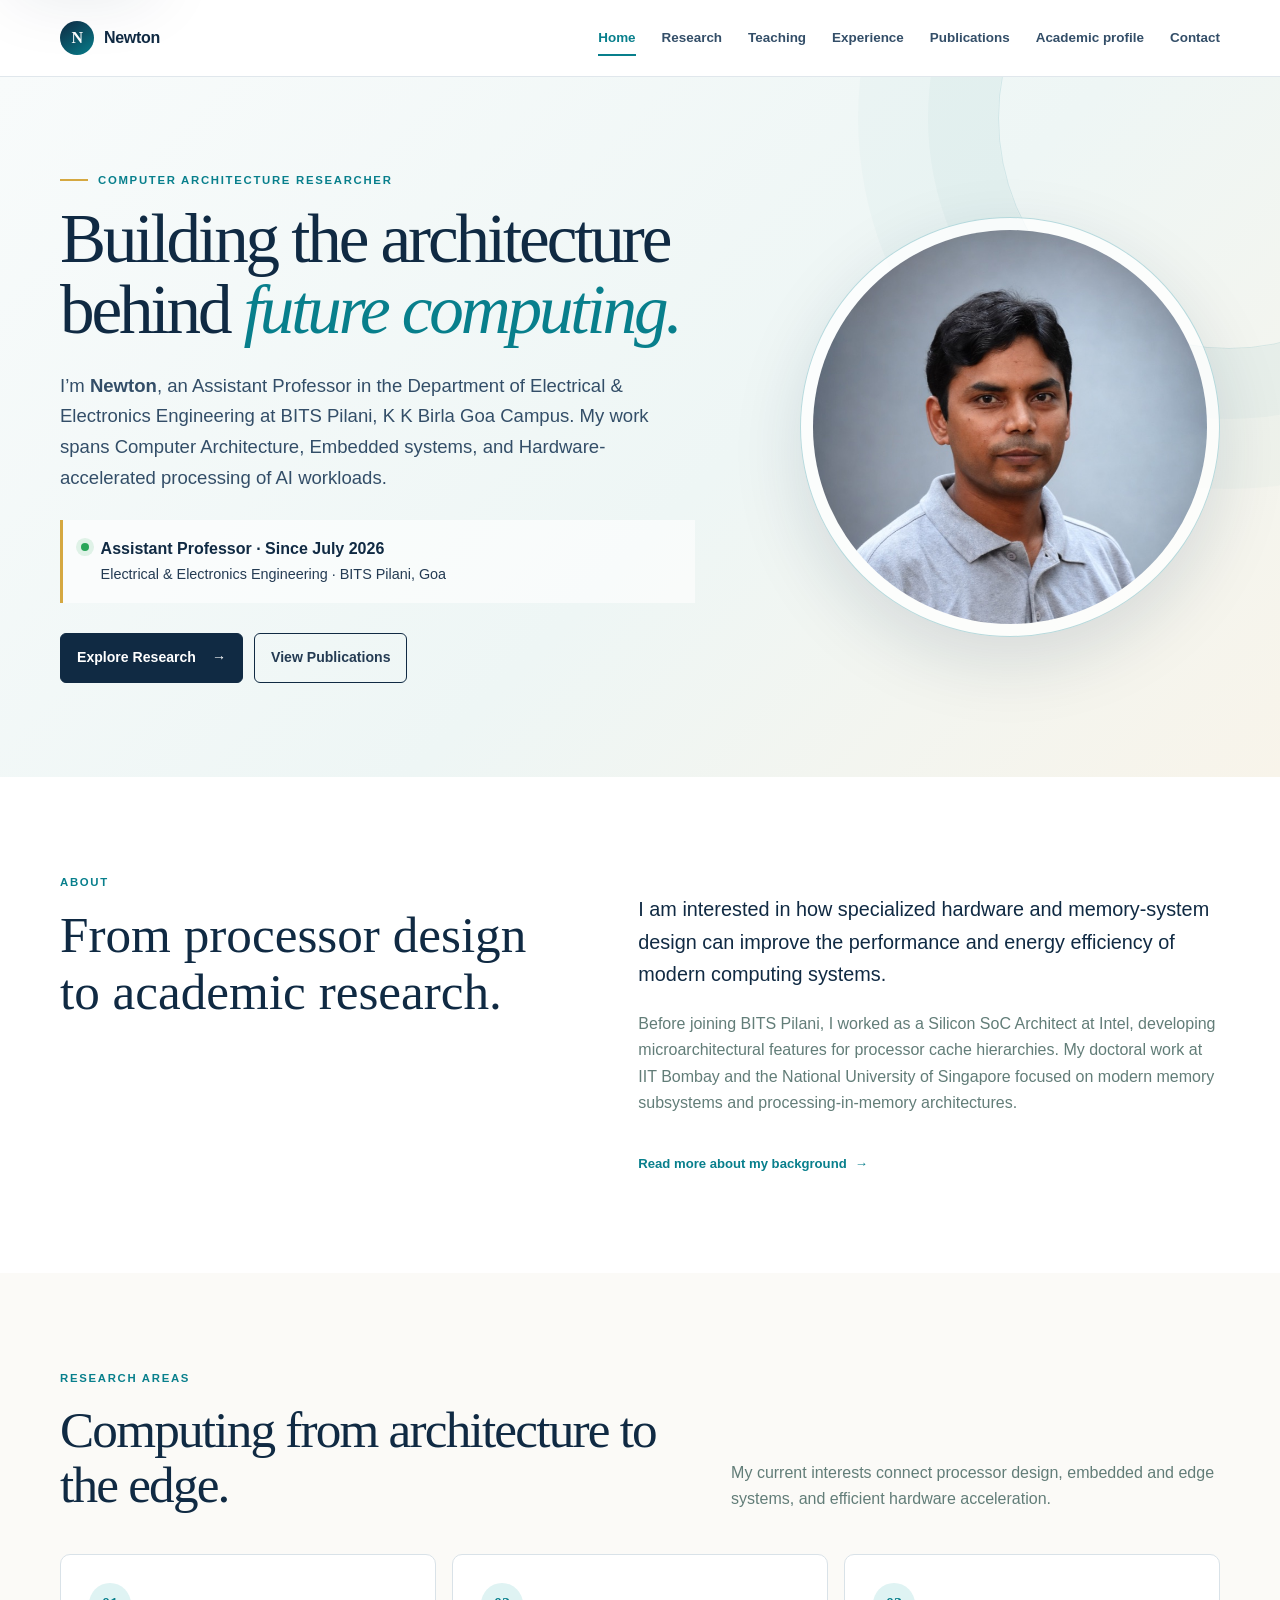
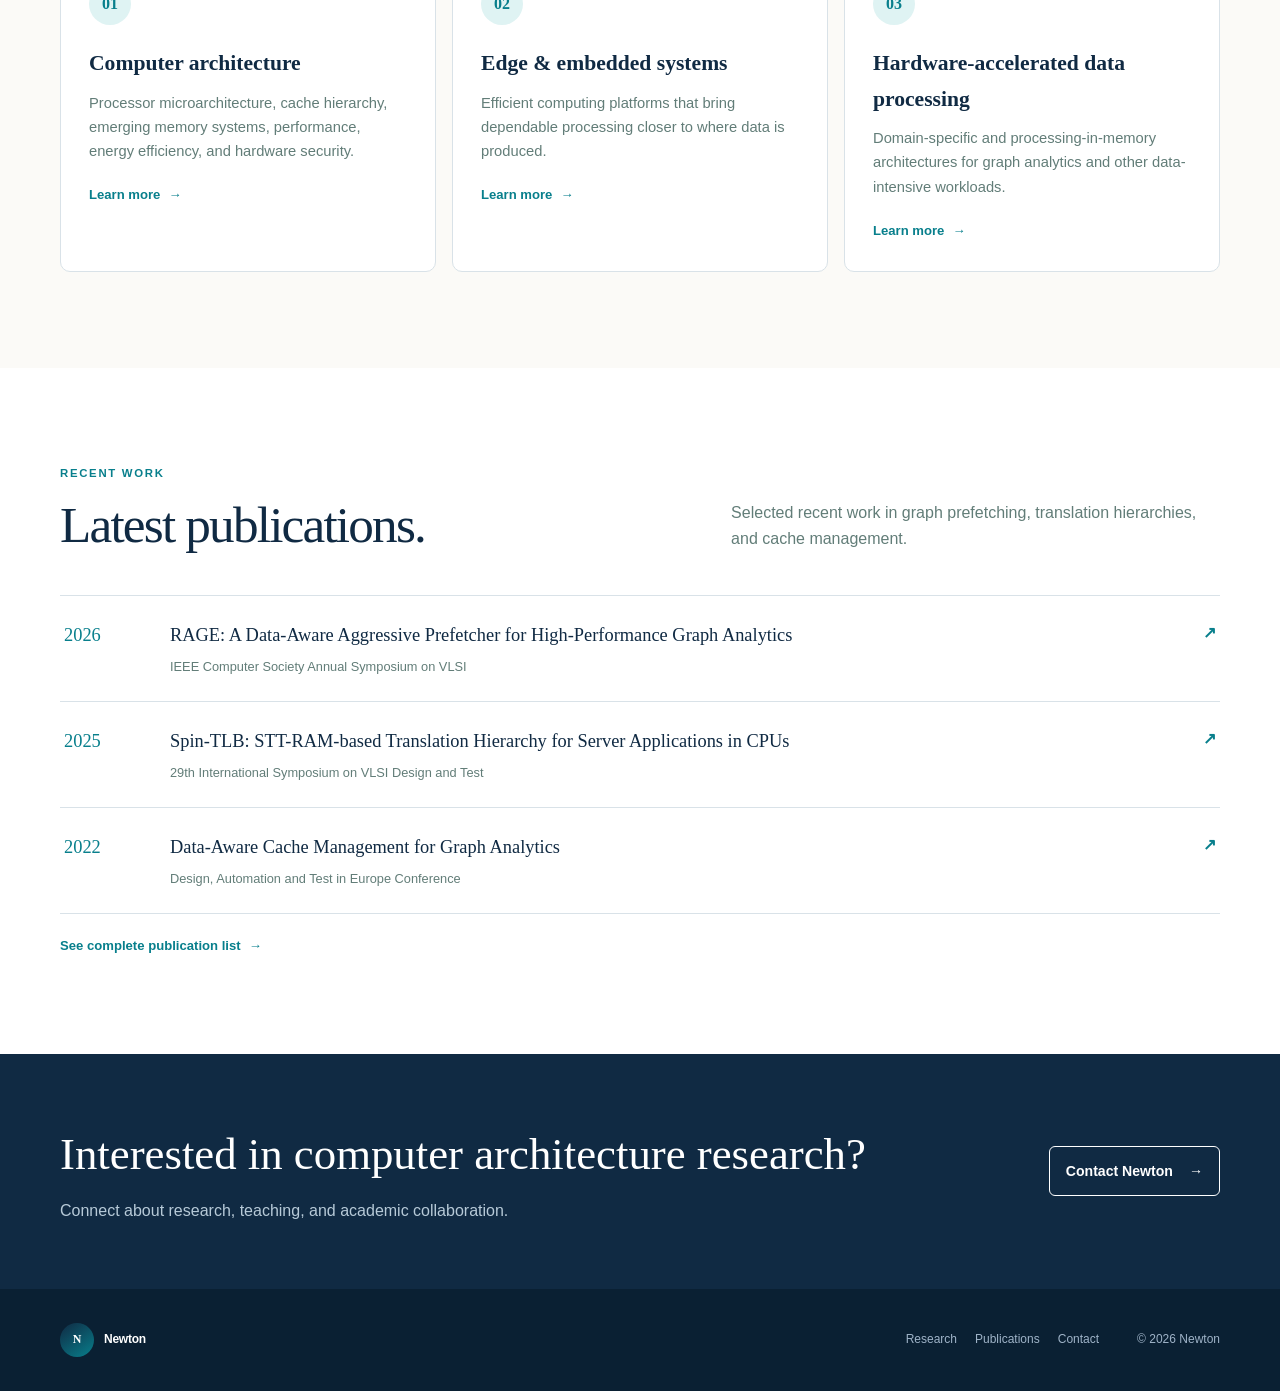
<file: index.html>
<!doctype html>
<html lang="en">
<head>
  <meta charset="utf-8"><meta name="viewport" content="width=device-width,initial-scale=1">
  <meta name="description" content="Newton is an Assistant Professor of Electrical and Electronics Engineering at BITS Pilani, Goa, working in computer architecture, edge and embedded systems, and hardware-accelerated data processing.">
  <meta name="author" content="Newton"><meta name="theme-color" content="#102a43">
  <meta property="og:type" content="website"><meta property="og:title" content="Newton | Computer Architecture Researcher"><meta property="og:description" content="Researching secure, energy-efficient, high-performance computer systems."><meta property="og:image" content="assets/images/newton-professional-portrait.jpg">
  <meta name="twitter:card" content="summary_large_image"><title>Newton | Computer Architecture Researcher</title>
  <link rel="icon" type="image/png" href="assets/images/favicon.png"><link rel="stylesheet" href="assets/css/main.css"><script src="assets/js/main.js" defer></script>
</head>
<body>
  <a class="skip-link" href="#main">Skip to content</a>
  <header class="site-header"><nav class="nav container" aria-label="Primary navigation"><a class="brand" href="index.html"><span class="brand-mark">N</span><span>Newton</span></a><button class="menu-button" type="button" aria-label="Open navigation" aria-expanded="false" data-menu-button><i></i><i></i><i></i></button><div class="nav-links" data-menu><a href="index.html" aria-current="page">Home</a><a href="research.html">Research</a><a href="teaching.html">Teaching</a><a href="experience.html">Experience</a><a href="publications.html">Publications</a><a href="academic.html">Academic profile</a><a href="contact.html">Contact</a></div></nav></header>
  <main id="main">
    <section class="hero"><div class="container hero-grid"><div><p class="eyebrow">Computer architecture researcher</p><h1>Building the architecture behind <span class="accent">future computing.</span></h1><p class="lead">I’m <strong>Newton</strong>, an Assistant Professor in the Department of Electrical &amp; Electronics Engineering at BITS Pilani, K K Birla Goa Campus. My work spans Computer Architecture, Embedded systems, and Hardware-accelerated processing of AI workloads.</p><div class="hero-role"><span></span><p><strong>Assistant Professor · Since July 2026</strong>Electrical &amp; Electronics Engineering · BITS Pilani, Goa</p></div><div class="actions"><a class="button primary" href="research.html">Explore Research <span>→</span></a><a class="button secondary" href="publications.html">View Publications</a></div></div><div class="portrait-shell"><div class="portrait-ring"><img src="assets/images/newton-professional-portrait.jpg" alt="Professional portrait of Newton" width="720" height="1200"></div></div></div></section>
    <section class="section"><div class="container profile-grid"><div><p class="kicker">About</p><h2>From processor design to academic research.</h2></div><div class="profile-body"><p>I am interested in how specialized hardware and memory-system design can improve the performance and energy efficiency of modern computing systems.</p><p>Before joining BITS Pilani, I worked as a Silicon SoC Architect at Intel, developing microarchitectural features for processor cache hierarchies. My doctoral work at IIT Bombay and the National University of Singapore focused on modern memory subsystems and processing-in-memory architectures.</p><a class="link-arrow" href="experience.html">Read more about my background <span>→</span></a></div></div></section>
    <section class="section alt"><div class="container"><div class="section-heading"><div><p class="kicker">Research areas</p><h2>Computing from architecture to the edge.</h2></div><p>My current interests connect processor design, embedded and edge systems, and efficient hardware acceleration.</p></div><div class="card-grid"><article class="card"><span class="card-icon">01</span><h3>Computer architecture</h3><p>Processor microarchitecture, cache hierarchy, emerging memory systems, performance, energy efficiency, and hardware security.</p><a class="link-arrow" href="research.html#architecture">Learn more <span>→</span></a></article><article class="card"><span class="card-icon">02</span><h3>Edge &amp; embedded systems</h3><p>Efficient computing platforms that bring dependable processing closer to where data is produced.</p><a class="link-arrow" href="research.html#edge">Learn more <span>→</span></a></article><article class="card"><span class="card-icon">03</span><h3>Hardware-accelerated data processing</h3><p>Domain-specific and processing-in-memory architectures for graph analytics and other data-intensive workloads.</p><a class="link-arrow" href="research.html#accelerators">Learn more <span>→</span></a></article></div></div></section>
    <section class="section"><div class="container"><div class="section-heading"><div><p class="kicker">Recent work</p><h2>Latest publications.</h2></div><p>Selected recent work in graph prefetching, translation hierarchies, and cache management.</p></div><div class="preview-list"><a class="preview-item" href="https://ieee-isvlsi.github.io/ISVLSI_2026_Website/program/index.html" target="_blank" rel="noopener noreferrer"><span class="preview-year">2026</span><div><h3>RAGE: A Data-Aware Aggressive Prefetcher for High-Performance Graph Analytics</h3><p>IEEE Computer Society Annual Symposium on VLSI</p></div><b>↗</b></a><a class="preview-item" href="https://www.vdat.org.in/mpro/1d/" target="_blank" rel="noopener noreferrer"><span class="preview-year">2025</span><div><h3>Spin-TLB: STT-RAM-based Translation Hierarchy for Server Applications in CPUs</h3><p>29th International Symposium on VLSI Design and Test</p></div><b>↗</b></a><a class="preview-item" href="https://past.date-conference.com/proceedings-archive/2022/pdf/0774.pdf" target="_blank" rel="noopener noreferrer"><span class="preview-year">2022</span><div><h3>Data-Aware Cache Management for Graph Analytics</h3><p>Design, Automation and Test in Europe Conference</p></div><b>↗</b></a></div><a class="link-arrow" href="publications.html">See complete publication list <span>→</span></a></div></section>
    <section class="cta-strip"><div class="container"><div><h2>Interested in computer architecture research?</h2><p>Connect about research, teaching, and academic collaboration.</p></div><a class="button" href="contact.html">Contact Newton <span>→</span></a></div></section>
  </main>
  <footer class="site-footer"><div class="container footer-inner"><a class="brand" href="index.html"><span class="brand-mark">N</span><span>Newton</span></a><div class="footer-links"><a href="research.html">Research</a><a href="publications.html">Publications</a><a href="contact.html">Contact</a></div><span>© <span data-current-year>2026</span> Newton</span></div></footer>
</body></html>
</file>
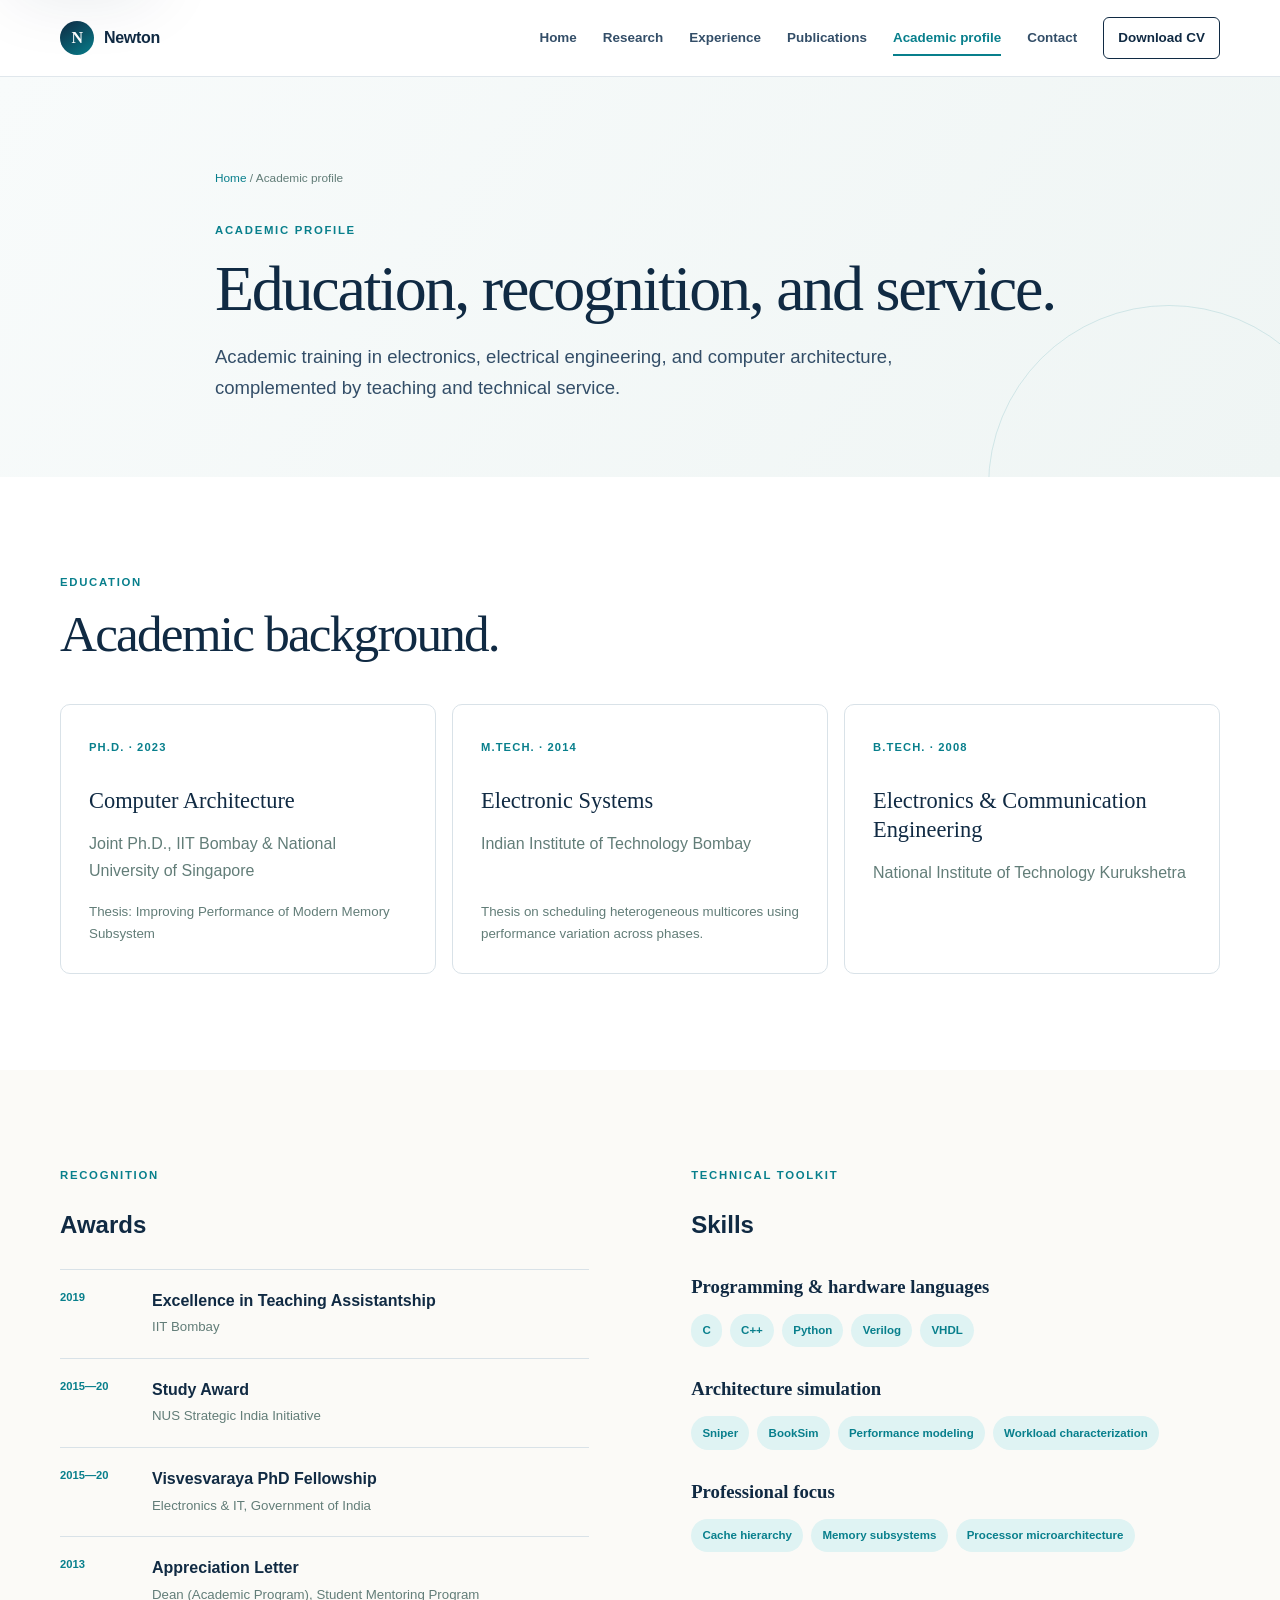
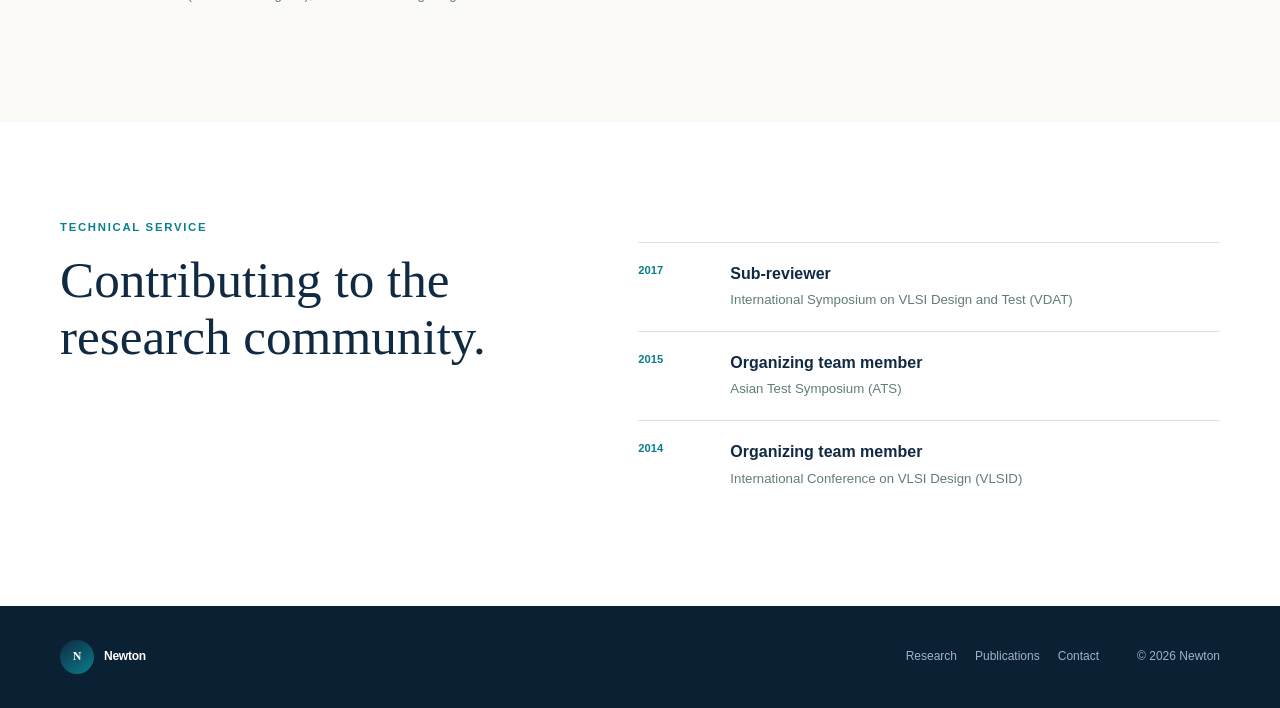
<file: academic.html>
<!doctype html><html lang="en"><head><meta charset="utf-8"><meta name="viewport" content="width=device-width,initial-scale=1"><meta name="description" content="Newton's education, awards, technical skills, and professional service."><meta name="theme-color" content="#102a43"><title>Academic Profile | Newton</title><link rel="icon" type="image/png" href="assets/images/favicon.png"><link rel="stylesheet" href="assets/css/main.css"><script src="assets/js/main.js" defer></script></head><body>
<a class="skip-link" href="#main">Skip to content</a><header class="site-header"><nav class="nav container" aria-label="Primary navigation"><a class="brand" href="index.html"><span class="brand-mark">N</span><span>Newton</span></a><button class="menu-button" type="button" aria-label="Open navigation" aria-expanded="false" data-menu-button><i></i><i></i><i></i></button><div class="nav-links" data-menu><a href="index.html">Home</a><a href="research.html">Research</a><a href="experience.html">Experience</a><a href="publications.html">Publications</a><a href="academic.html" aria-current="page">Academic profile</a><a href="contact.html">Contact</a><a class="cv-link" href="assets/docs/NewtonResume_Detailed.pdf" download>Download CV</a></div></nav></header>
<main id="main"><section class="page-hero"><div class="container page-intro"><div class="breadcrumbs"><a href="index.html">Home</a> / Academic profile</div><p class="kicker">Academic profile</p><h1>Education, recognition, and service.</h1><p class="lead">Academic training in electronics, electrical engineering, and computer architecture, complemented by teaching and technical service.</p></div></section>
<section class="section"><div class="container"><div class="section-heading"><div><p class="kicker">Education</p><h2>Academic background.</h2></div></div><div class="academic-grid"><article class="degree-card"><span class="degree">PH.D. · 2023</span><h2>Computer Architecture</h2><p>Joint Ph.D., IIT Bombay &amp; National University of Singapore</p><small>Thesis: Improving Performance of Modern Memory Subsystem</small></article><article class="degree-card"><span class="degree">M.TECH. · 2014</span><h2>Electronic Systems</h2><p>Indian Institute of Technology Bombay</p><small>Thesis on scheduling heterogeneous multicores using performance variation across phases.</small></article><article class="degree-card"><span class="degree">B.TECH. · 2008</span><h2>Electronics &amp; Communication Engineering</h2><p>National Institute of Technology Kurukshetra</p></article></div></div></section>
<section class="section alt"><div class="container two-panels"><div><p class="kicker">Recognition</p><h2>Awards</h2><ul class="list-clean"><li><span>2019</span><div><strong>Excellence in Teaching Assistantship</strong><p>IIT Bombay</p></div></li><li><span>2015—20</span><div><strong>Study Award</strong><p>NUS Strategic India Initiative</p></div></li><li><span>2015—20</span><div><strong>Visvesvaraya PhD Fellowship</strong><p>Electronics &amp; IT, Government of India</p></div></li><li><span>2013</span><div><strong>Appreciation Letter</strong><p>Dean (Academic Program), Student Mentoring Program</p></div></li></ul></div><div><p class="kicker">Technical toolkit</p><h2>Skills</h2><div class="skill-block"><h3>Programming &amp; hardware languages</h3><div class="skills"><span>C</span><span>C++</span><span>Python</span><span>Verilog</span><span>VHDL</span></div></div><div class="skill-block"><h3>Architecture simulation</h3><div class="skills"><span>Sniper</span><span>BookSim</span><span>Performance modeling</span><span>Workload characterization</span></div></div><div class="skill-block"><h3>Professional focus</h3><div class="skills"><span>Cache hierarchy</span><span>Memory subsystems</span><span>Processor microarchitecture</span></div></div></div></div></section>
<section class="section"><div class="container profile-grid"><div><p class="kicker">Technical service</p><h2>Contributing to the research community.</h2></div><div><ul class="list-clean"><li><span>2017</span><div><strong>Sub-reviewer</strong><p>International Symposium on VLSI Design and Test (VDAT)</p></div></li><li><span>2015</span><div><strong>Organizing team member</strong><p>Asian Test Symposium (ATS)</p></div></li><li><span>2014</span><div><strong>Organizing team member</strong><p>International Conference on VLSI Design (VLSID)</p></div></li></ul></div></div></section></main>
<footer class="site-footer"><div class="container footer-inner"><a class="brand" href="index.html"><span class="brand-mark">N</span><span>Newton</span></a><div class="footer-links"><a href="research.html">Research</a><a href="publications.html">Publications</a><a href="contact.html">Contact</a></div><span>© <span data-current-year>2026</span> Newton</span></div></footer></body></html>
</file>
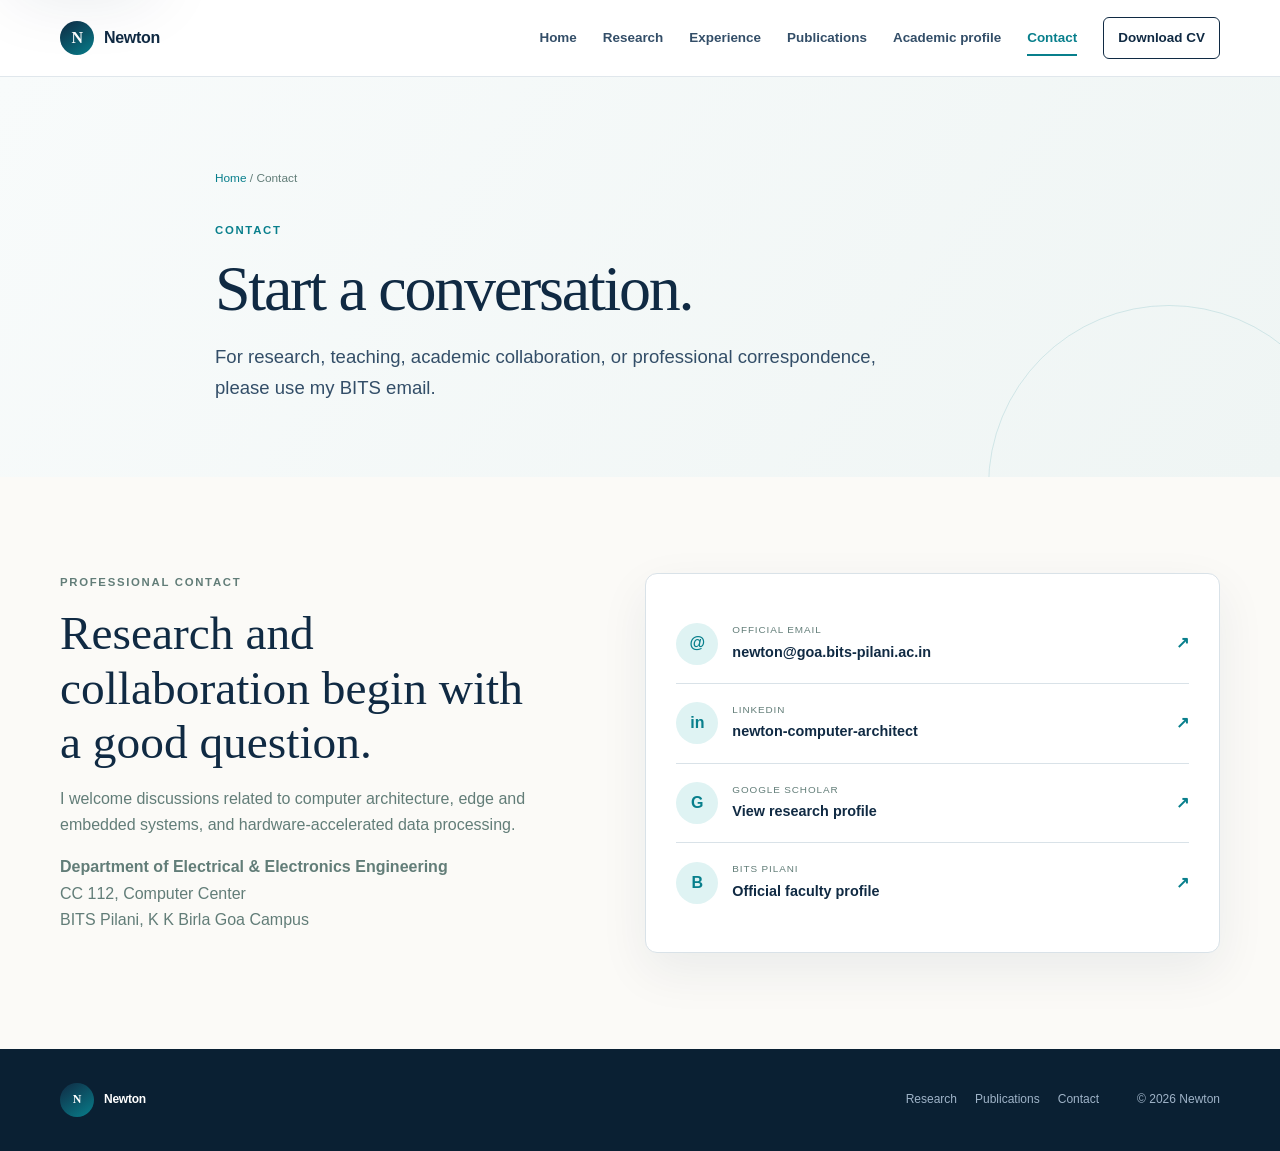
<file: contact.html>
<!doctype html><html lang="en"><head><meta charset="utf-8"><meta name="viewport" content="width=device-width,initial-scale=1"><meta name="description" content="Contact Newton by professional email or LinkedIn for research, teaching, and academic collaboration."><meta name="theme-color" content="#102a43"><title>Contact | Newton</title><link rel="icon" type="image/png" href="assets/images/favicon.png"><link rel="stylesheet" href="assets/css/main.css"><script src="assets/js/main.js" defer></script></head><body>
<a class="skip-link" href="#main">Skip to content</a><header class="site-header"><nav class="nav container" aria-label="Primary navigation"><a class="brand" href="index.html"><span class="brand-mark">N</span><span>Newton</span></a><button class="menu-button" type="button" aria-label="Open navigation" aria-expanded="false" data-menu-button><i></i><i></i><i></i></button><div class="nav-links" data-menu><a href="index.html">Home</a><a href="research.html">Research</a><a href="experience.html">Experience</a><a href="publications.html">Publications</a><a href="academic.html">Academic profile</a><a href="contact.html" aria-current="page">Contact</a><a class="cv-link" href="assets/docs/NewtonResume_Detailed.pdf" download>Download CV</a></div></nav></header>
<main id="main"><section class="page-hero"><div class="container page-intro"><div class="breadcrumbs"><a href="index.html">Home</a> / Contact</div><p class="kicker">Contact</p><h1>Start a conversation.</h1><p class="lead">For research, teaching, academic collaboration, or professional correspondence, please use my BITS email.</p></div></section>
<section class="section alt"><div class="container contact-grid"><div class="contact-copy"><p class="kicker">Professional contact</p><h2>Research and collaboration begin with a good question.</h2><p>I welcome discussions related to computer architecture, edge and embedded systems, and hardware-accelerated data processing.</p><p><strong>Department of Electrical &amp; Electronics Engineering</strong><br>CC 112, Computer Center<br>BITS Pilani, K K Birla Goa Campus</p></div><div class="contact-card"><a class="contact-link" href="mailto:newton@goa.bits-pilani.ac.in"><span class="contact-icon">@</span><span><small>Official email</small><strong>newton@goa.bits-pilani.ac.in</strong></span><b>↗</b></a><a class="contact-link" href="https://www.linkedin.com/in/newton-computer-architect/" target="_blank" rel="noopener noreferrer"><span class="contact-icon">in</span><span><small>LinkedIn</small><strong>newton-computer-architect</strong></span><b>↗</b></a><a class="contact-link" href="https://scholar.google.com/citations?hl=en&amp;user=g-9rF3cAAAAJ" target="_blank" rel="noopener noreferrer"><span class="contact-icon">G</span><span><small>Google Scholar</small><strong>View research profile</strong></span><b>↗</b></a><a class="contact-link" href="https://www.bits-pilani.ac.in/goa/newton/" target="_blank" rel="noopener noreferrer"><span class="contact-icon">B</span><span><small>BITS Pilani</small><strong>Official faculty profile</strong></span><b>↗</b></a></div></div></section></main>
<footer class="site-footer"><div class="container footer-inner"><a class="brand" href="index.html"><span class="brand-mark">N</span><span>Newton</span></a><div class="footer-links"><a href="research.html">Research</a><a href="publications.html">Publications</a><a href="contact.html">Contact</a></div><span>© <span data-current-year>2026</span> Newton</span></div></footer></body></html>
</file>
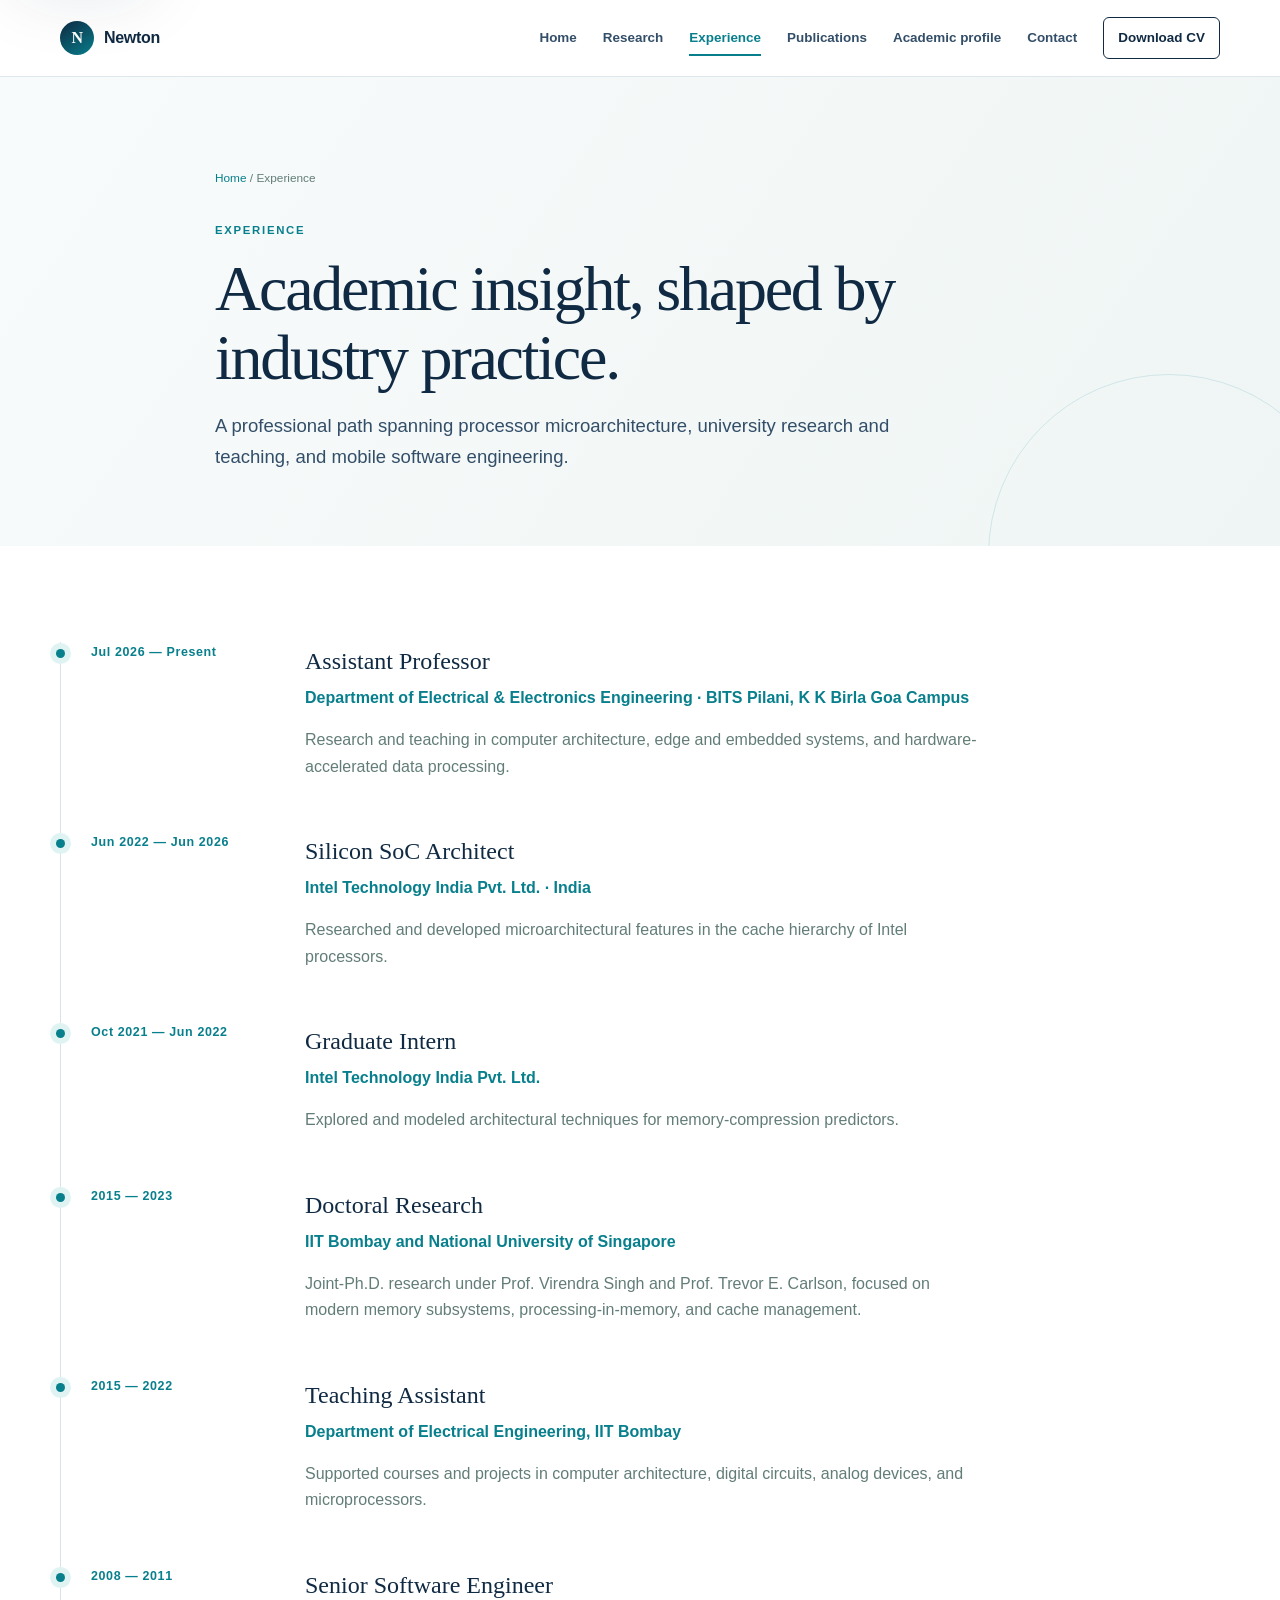
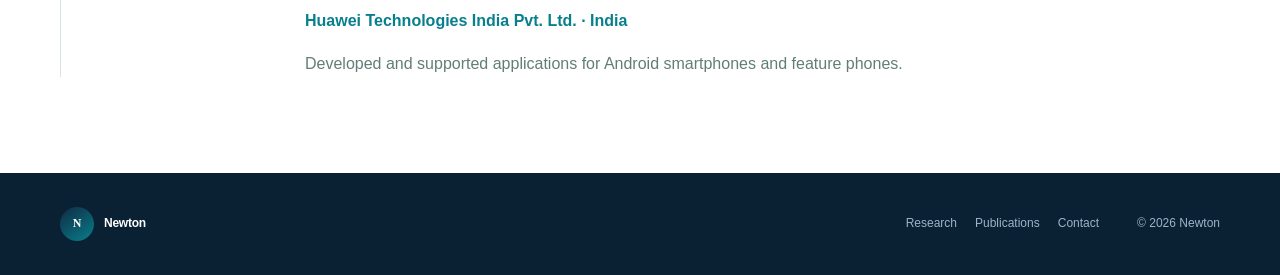
<file: experience.html>
<!doctype html><html lang="en"><head><meta charset="utf-8"><meta name="viewport" content="width=device-width,initial-scale=1"><meta name="description" content="Newton's professional, research, and teaching experience across BITS Pilani, Intel, IIT Bombay, NUS, and Huawei."><meta name="theme-color" content="#102a43"><title>Experience | Newton</title><link rel="icon" type="image/png" href="assets/images/favicon.png"><link rel="stylesheet" href="assets/css/main.css"><script src="assets/js/main.js" defer></script></head><body>
<a class="skip-link" href="#main">Skip to content</a><header class="site-header"><nav class="nav container" aria-label="Primary navigation"><a class="brand" href="index.html"><span class="brand-mark">N</span><span>Newton</span></a><button class="menu-button" type="button" aria-label="Open navigation" aria-expanded="false" data-menu-button><i></i><i></i><i></i></button><div class="nav-links" data-menu><a href="index.html">Home</a><a href="research.html">Research</a><a href="experience.html" aria-current="page">Experience</a><a href="publications.html">Publications</a><a href="academic.html">Academic profile</a><a href="contact.html">Contact</a><a class="cv-link" href="assets/docs/NewtonResume_Detailed.pdf" download>Download CV</a></div></nav></header>
<main id="main"><section class="page-hero"><div class="container page-intro"><div class="breadcrumbs"><a href="index.html">Home</a> / Experience</div><p class="kicker">Experience</p><h1>Academic insight, shaped by industry practice.</h1><p class="lead">A professional path spanning processor microarchitecture, university research and teaching, and mobile software engineering.</p></div></section>
<section class="section"><div class="container"><div class="timeline"><article class="timeline-item"><div class="timeline-date">Jul 2026 — Present</div><div><h2>Assistant Professor</h2><p class="org">Department of Electrical &amp; Electronics Engineering · BITS Pilani, K K Birla Goa Campus</p><p>Research and teaching in computer architecture, edge and embedded systems, and hardware-accelerated data processing.</p></div></article><article class="timeline-item"><div class="timeline-date">Jun 2022 — Jun 2026</div><div><h2>Silicon SoC Architect</h2><p class="org">Intel Technology India Pvt. Ltd. · India</p><p>Researched and developed microarchitectural features in the cache hierarchy of Intel processors.</p></div></article><article class="timeline-item"><div class="timeline-date">Oct 2021 — Jun 2022</div><div><h2>Graduate Intern</h2><p class="org">Intel Technology India Pvt. Ltd.</p><p>Explored and modeled architectural techniques for memory-compression predictors.</p></div></article><article class="timeline-item"><div class="timeline-date">2015 — 2023</div><div><h2>Doctoral Research</h2><p class="org">IIT Bombay and National University of Singapore</p><p>Joint-Ph.D. research under Prof. Virendra Singh and Prof. Trevor E. Carlson, focused on modern memory subsystems, processing-in-memory, and cache management.</p></div></article><article class="timeline-item"><div class="timeline-date">2015 — 2022</div><div><h2>Teaching Assistant</h2><p class="org">Department of Electrical Engineering, IIT Bombay</p><p>Supported courses and projects in computer architecture, digital circuits, analog devices, and microprocessors.</p></div></article><article class="timeline-item"><div class="timeline-date">2008 — 2011</div><div><h2>Senior Software Engineer</h2><p class="org">Huawei Technologies India Pvt. Ltd. · India</p><p>Developed and supported applications for Android smartphones and feature phones.</p></div></article></div></div></section></main>
<footer class="site-footer"><div class="container footer-inner"><a class="brand" href="index.html"><span class="brand-mark">N</span><span>Newton</span></a><div class="footer-links"><a href="research.html">Research</a><a href="publications.html">Publications</a><a href="contact.html">Contact</a></div><span>© <span data-current-year>2026</span> Newton</span></div></footer></body></html>
</file>
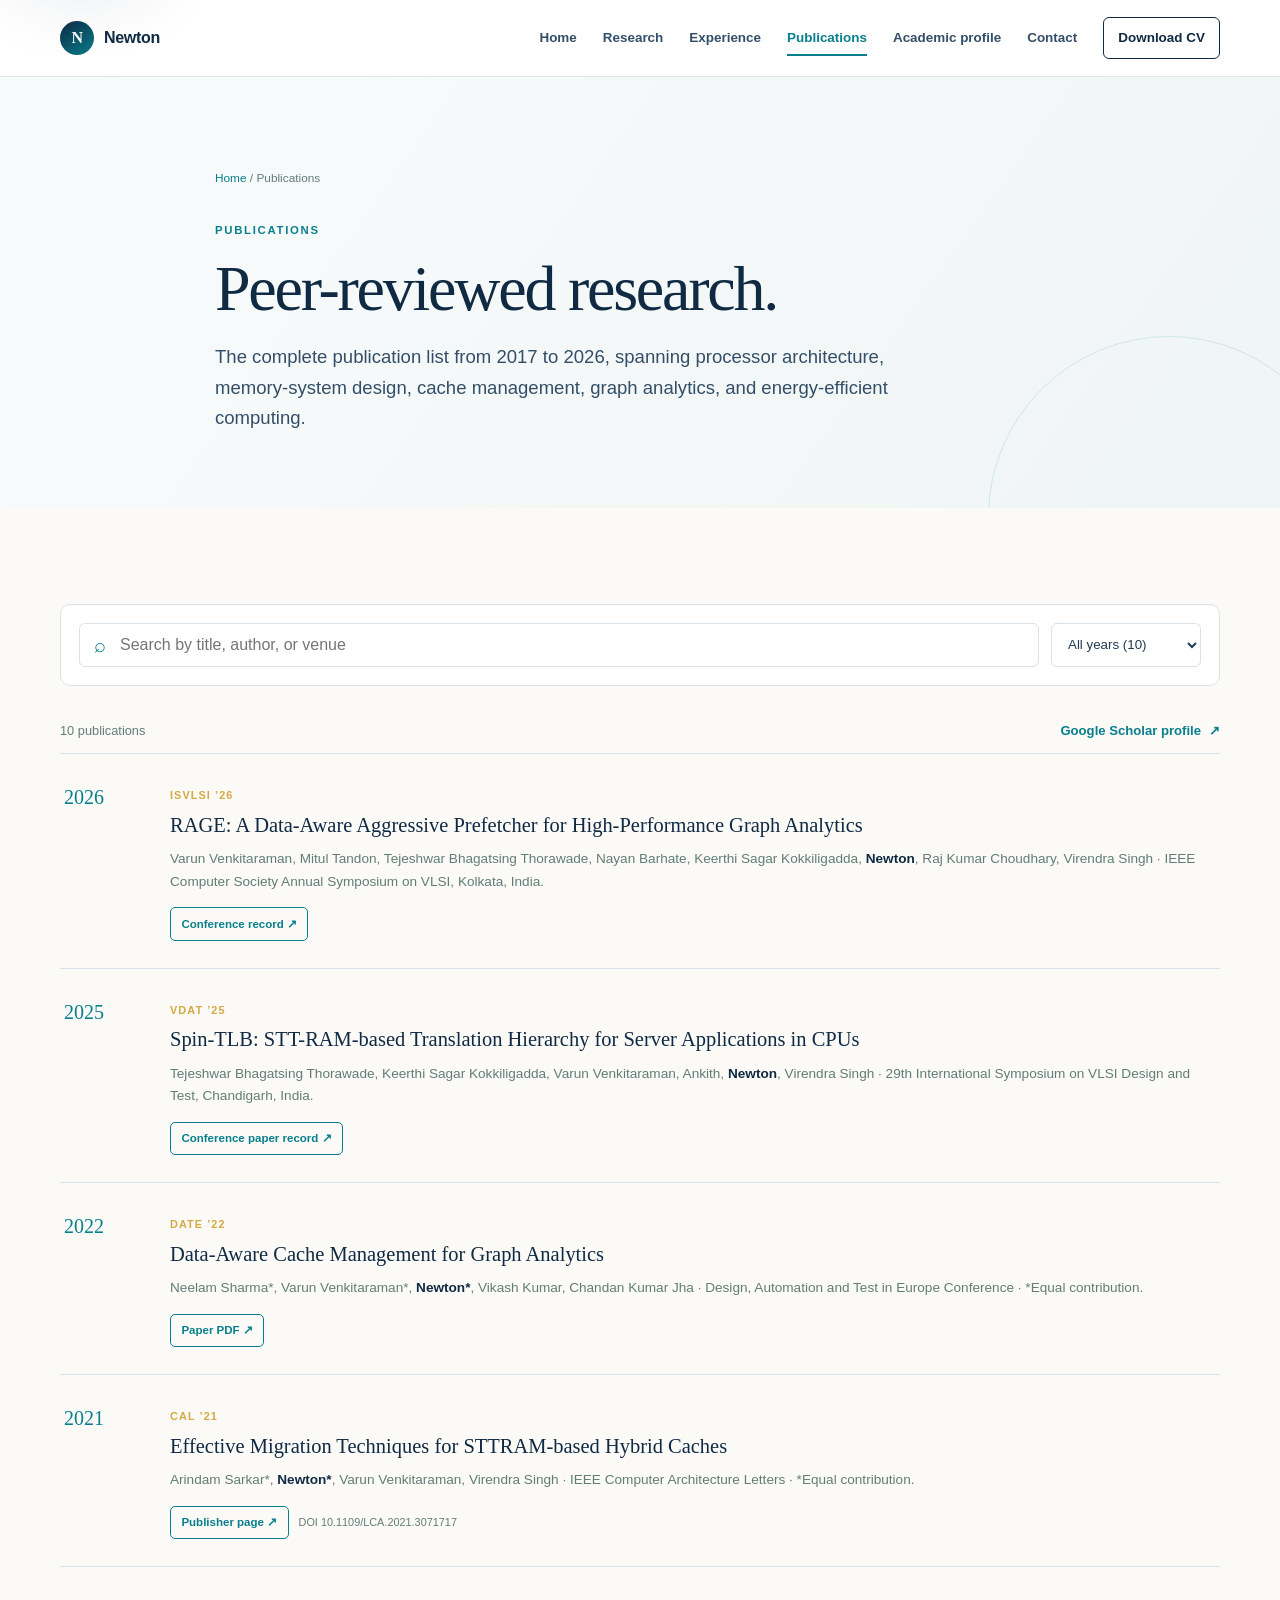
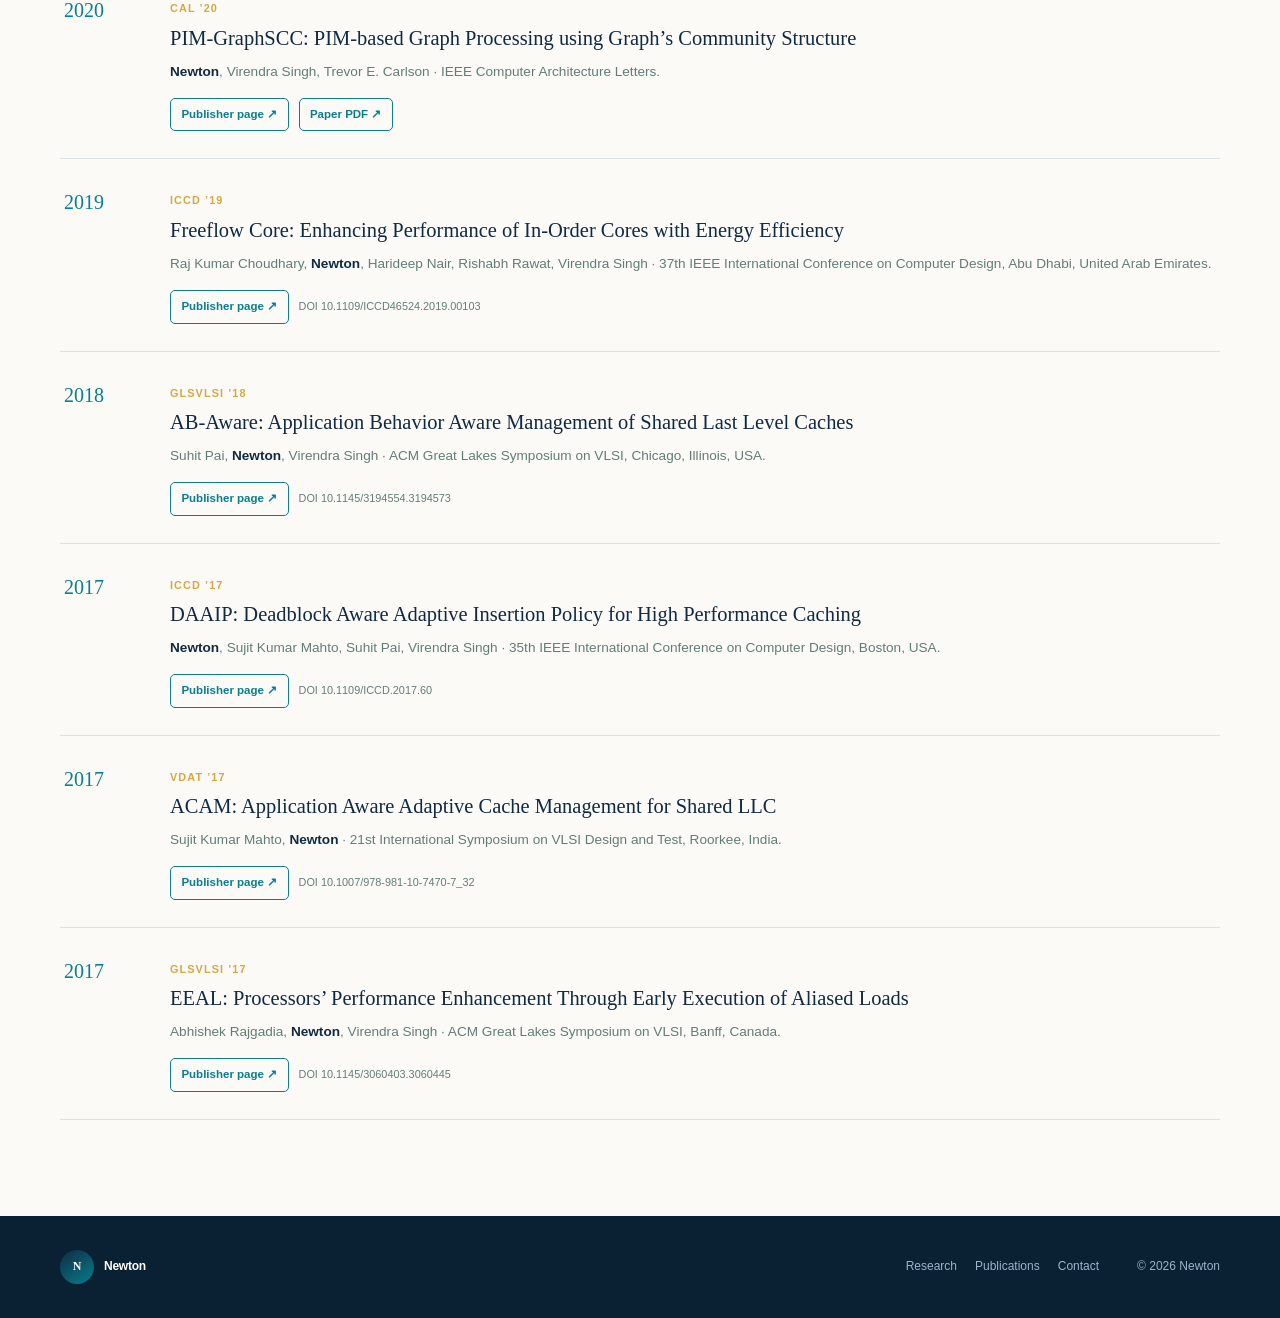
<file: publications.html>
<!doctype html>
<html lang="en">
<head>
  <meta charset="utf-8">
  <meta name="viewport" content="width=device-width,initial-scale=1">
  <meta name="description" content="Complete peer-reviewed publication list for Newton in computer architecture, cache management, graph processing, PIM, and VLSI.">
  <meta name="theme-color" content="#102a43">
  <title>Publications | Newton</title>
  <link rel="icon" type="image/png" href="assets/images/favicon.png">
  <link rel="stylesheet" href="assets/css/main.css">
  <link rel="stylesheet" href="assets/css/publications.css">
  <script src="assets/js/main.js" defer></script>
</head>
<body>
  <a class="skip-link" href="#main">Skip to content</a>
  <header class="site-header">
    <nav class="nav container" aria-label="Primary navigation">
      <a class="brand" href="index.html"><span class="brand-mark">N</span><span>Newton</span></a>
      <button class="menu-button" type="button" aria-label="Open navigation" aria-expanded="false" data-menu-button><i></i><i></i><i></i></button>
      <div class="nav-links" data-menu>
        <a href="index.html">Home</a><a href="research.html">Research</a><a href="experience.html">Experience</a><a href="publications.html" aria-current="page">Publications</a><a href="academic.html">Academic profile</a><a href="contact.html">Contact</a><a class="cv-link" href="assets/docs/NewtonResume_Detailed.pdf" download>Download CV</a>
      </div>
    </nav>
  </header>
  <main id="main">
    <section class="page-hero">
      <div class="container page-intro">
        <div class="breadcrumbs"><a href="index.html">Home</a> / Publications</div>
        <p class="kicker">Publications</p>
        <h1>Peer-reviewed research.</h1>
        <p class="lead">The complete publication list from 2017 to 2026, spanning processor architecture, memory-system design, cache management, graph analytics, and energy-efficient computing.</p>
      </div>
    </section>
    <section class="section alt">
      <div class="container">
        <div class="filter-bar" aria-label="Publication filters">
          <label class="search-wrap"><span class="sr-only">Search publications</span><input type="search" placeholder="Search by title, author, or venue" data-publication-search></label>
          <label><span class="sr-only">Filter by year</span><select data-year-filter><option value="all">All years (10)</option><option value="2026">2026 (1)</option><option value="2025">2025 (1)</option><option value="2022">2022 (1)</option><option value="2021">2021 (1)</option><option value="2020">2020 (1)</option><option value="2019">2019 (1)</option><option value="2018">2018 (1)</option><option value="2017">2017 (3)</option></select></label>
        </div>
        <div class="publication-tools">
          <p class="publication-count" data-publication-count>10 publications</p>
          <a class="link-arrow" href="https://scholar.google.com/citations?hl=en&amp;user=g-9rF3cAAAAJ" target="_blank" rel="noopener noreferrer">Google Scholar profile <span>↗</span></a>
        </div>
        <div class="publication-list">
          <article class="publication" data-publication data-publication-year="2026">
            <div class="pub-year">2026</div>
            <div><span class="venue">ISVLSI ’26</span><h2>RAGE: A Data-Aware Aggressive Prefetcher for High-Performance Graph Analytics</h2><p>Varun Venkitaraman, Mitul Tandon, Tejeshwar Bhagatsing Thorawade, Nayan Barhate, Keerthi Sagar Kokkiligadda, <strong>Newton</strong>, Raj Kumar Choudhary, Virendra Singh · IEEE Computer Society Annual Symposium on VLSI, Kolkata, India.</p><div class="pub-actions"><a href="https://ieee-isvlsi.github.io/ISVLSI_2026_Website/program/index.html" target="_blank" rel="noopener noreferrer">Conference record ↗</a></div></div>
          </article>
          <article class="publication" data-publication data-publication-year="2025">
            <div class="pub-year">2025</div>
            <div><span class="venue">VDAT ’25</span><h2>Spin-TLB: STT-RAM-based Translation Hierarchy for Server Applications in CPUs</h2><p>Tejeshwar Bhagatsing Thorawade, Keerthi Sagar Kokkiligadda, Varun Venkitaraman, Ankith, <strong>Newton</strong>, Virendra Singh · 29th International Symposium on VLSI Design and Test, Chandigarh, India.</p><div class="pub-actions"><a href="https://www.vdat.org.in/mpro/1d/" target="_blank" rel="noopener noreferrer">Conference paper record ↗</a></div></div>
          </article>
          <article class="publication" data-publication data-publication-year="2022">
            <div class="pub-year">2022</div>
            <div><span class="venue">DATE ’22</span><h2>Data-Aware Cache Management for Graph Analytics</h2><p>Neelam Sharma*, Varun Venkitaraman*, <strong>Newton*</strong>, Vikash Kumar, Chandan Kumar Jha · Design, Automation and Test in Europe Conference · *Equal contribution.</p><div class="pub-actions"><a href="https://past.date-conference.com/proceedings-archive/2022/pdf/0774.pdf" target="_blank" rel="noopener noreferrer">Paper PDF ↗</a></div></div>
          </article>
          <article class="publication" data-publication data-publication-year="2021">
            <div class="pub-year">2021</div>
            <div><span class="venue">CAL ’21</span><h2>Effective Migration Techniques for STTRAM-based Hybrid Caches</h2><p>Arindam Sarkar*, <strong>Newton*</strong>, Varun Venkitaraman, Virendra Singh · IEEE Computer Architecture Letters · *Equal contribution.</p><div class="pub-actions"><a href="https://doi.org/10.1109/LCA.2021.3071717" target="_blank" rel="noopener noreferrer">Publisher page ↗</a><span>DOI 10.1109/LCA.2021.3071717</span></div></div>
          </article>
          <article class="publication" data-publication data-publication-year="2020">
            <div class="pub-year">2020</div>
            <div><span class="venue">CAL ’20</span><h2>PIM-GraphSCC: PIM-based Graph Processing using Graph’s Community Structure</h2><p><strong>Newton</strong>, Virendra Singh, Trevor E. Carlson · IEEE Computer Architecture Letters.</p><div class="pub-actions"><a href="https://doi.org/10.1109/LCA.2020.3039498" target="_blank" rel="noopener noreferrer">Publisher page ↗</a><a href="https://www.comp.nus.edu.sg/~tcarlson/pdfs/newton2020ppgpugcs.pdf" target="_blank" rel="noopener noreferrer">Paper PDF ↗</a></div></div>
          </article>
          <article class="publication" data-publication data-publication-year="2019">
            <div class="pub-year">2019</div>
            <div><span class="venue">ICCD ’19</span><h2>Freeflow Core: Enhancing Performance of In-Order Cores with Energy Efficiency</h2><p>Raj Kumar Choudhary, <strong>Newton</strong>, Harideep Nair, Rishabh Rawat, Virendra Singh · 37th IEEE International Conference on Computer Design, Abu Dhabi, United Arab Emirates.</p><div class="pub-actions"><a href="https://doi.org/10.1109/ICCD46524.2019.00103" target="_blank" rel="noopener noreferrer">Publisher page ↗</a><span>DOI 10.1109/ICCD46524.2019.00103</span></div></div>
          </article>
          <article class="publication" data-publication data-publication-year="2018">
            <div class="pub-year">2018</div>
            <div><span class="venue">GLSVLSI ’18</span><h2>AB-Aware: Application Behavior Aware Management of Shared Last Level Caches</h2><p>Suhit Pai, <strong>Newton</strong>, Virendra Singh · ACM Great Lakes Symposium on VLSI, Chicago, Illinois, USA.</p><div class="pub-actions"><a href="https://doi.org/10.1145/3194554.3194573" target="_blank" rel="noopener noreferrer">Publisher page ↗</a><span>DOI 10.1145/3194554.3194573</span></div></div>
          </article>
          <article class="publication" data-publication data-publication-year="2017">
            <div class="pub-year">2017</div>
            <div><span class="venue">ICCD ’17</span><h2>DAAIP: Deadblock Aware Adaptive Insertion Policy for High Performance Caching</h2><p><strong>Newton</strong>, Sujit Kumar Mahto, Suhit Pai, Virendra Singh · 35th IEEE International Conference on Computer Design, Boston, USA.</p><div class="pub-actions"><a href="https://doi.org/10.1109/ICCD.2017.60" target="_blank" rel="noopener noreferrer">Publisher page ↗</a><span>DOI 10.1109/ICCD.2017.60</span></div></div>
          </article>
          <article class="publication" data-publication data-publication-year="2017">
            <div class="pub-year">2017</div>
            <div><span class="venue">VDAT ’17</span><h2>ACAM: Application Aware Adaptive Cache Management for Shared LLC</h2><p>Sujit Kumar Mahto, <strong>Newton</strong> · 21st International Symposium on VLSI Design and Test, Roorkee, India.</p><div class="pub-actions"><a href="https://doi.org/10.1007/978-981-10-7470-7_32" target="_blank" rel="noopener noreferrer">Publisher page ↗</a><span>DOI 10.1007/978-981-10-7470-7_32</span></div></div>
          </article>
          <article class="publication" data-publication data-publication-year="2017">
            <div class="pub-year">2017</div>
            <div><span class="venue">GLSVLSI ’17</span><h2>EEAL: Processors’ Performance Enhancement Through Early Execution of Aliased Loads</h2><p>Abhishek Rajgadia, <strong>Newton</strong>, Virendra Singh · ACM Great Lakes Symposium on VLSI, Banff, Canada.</p><div class="pub-actions"><a href="https://doi.org/10.1145/3060403.3060445" target="_blank" rel="noopener noreferrer">Publisher page ↗</a><span>DOI 10.1145/3060403.3060445</span></div></div>
          </article>
          <p class="empty-state" data-empty-state hidden>No publications match your search.</p>
        </div>
      </div>
    </section>
  </main>
  <footer class="site-footer"><div class="container footer-inner"><a class="brand" href="index.html"><span class="brand-mark">N</span><span>Newton</span></a><div class="footer-links"><a href="research.html">Research</a><a href="publications.html">Publications</a><a href="contact.html">Contact</a></div><span>© <span data-current-year>2026</span> Newton</span></div></footer>
</body>
</html>
</file>
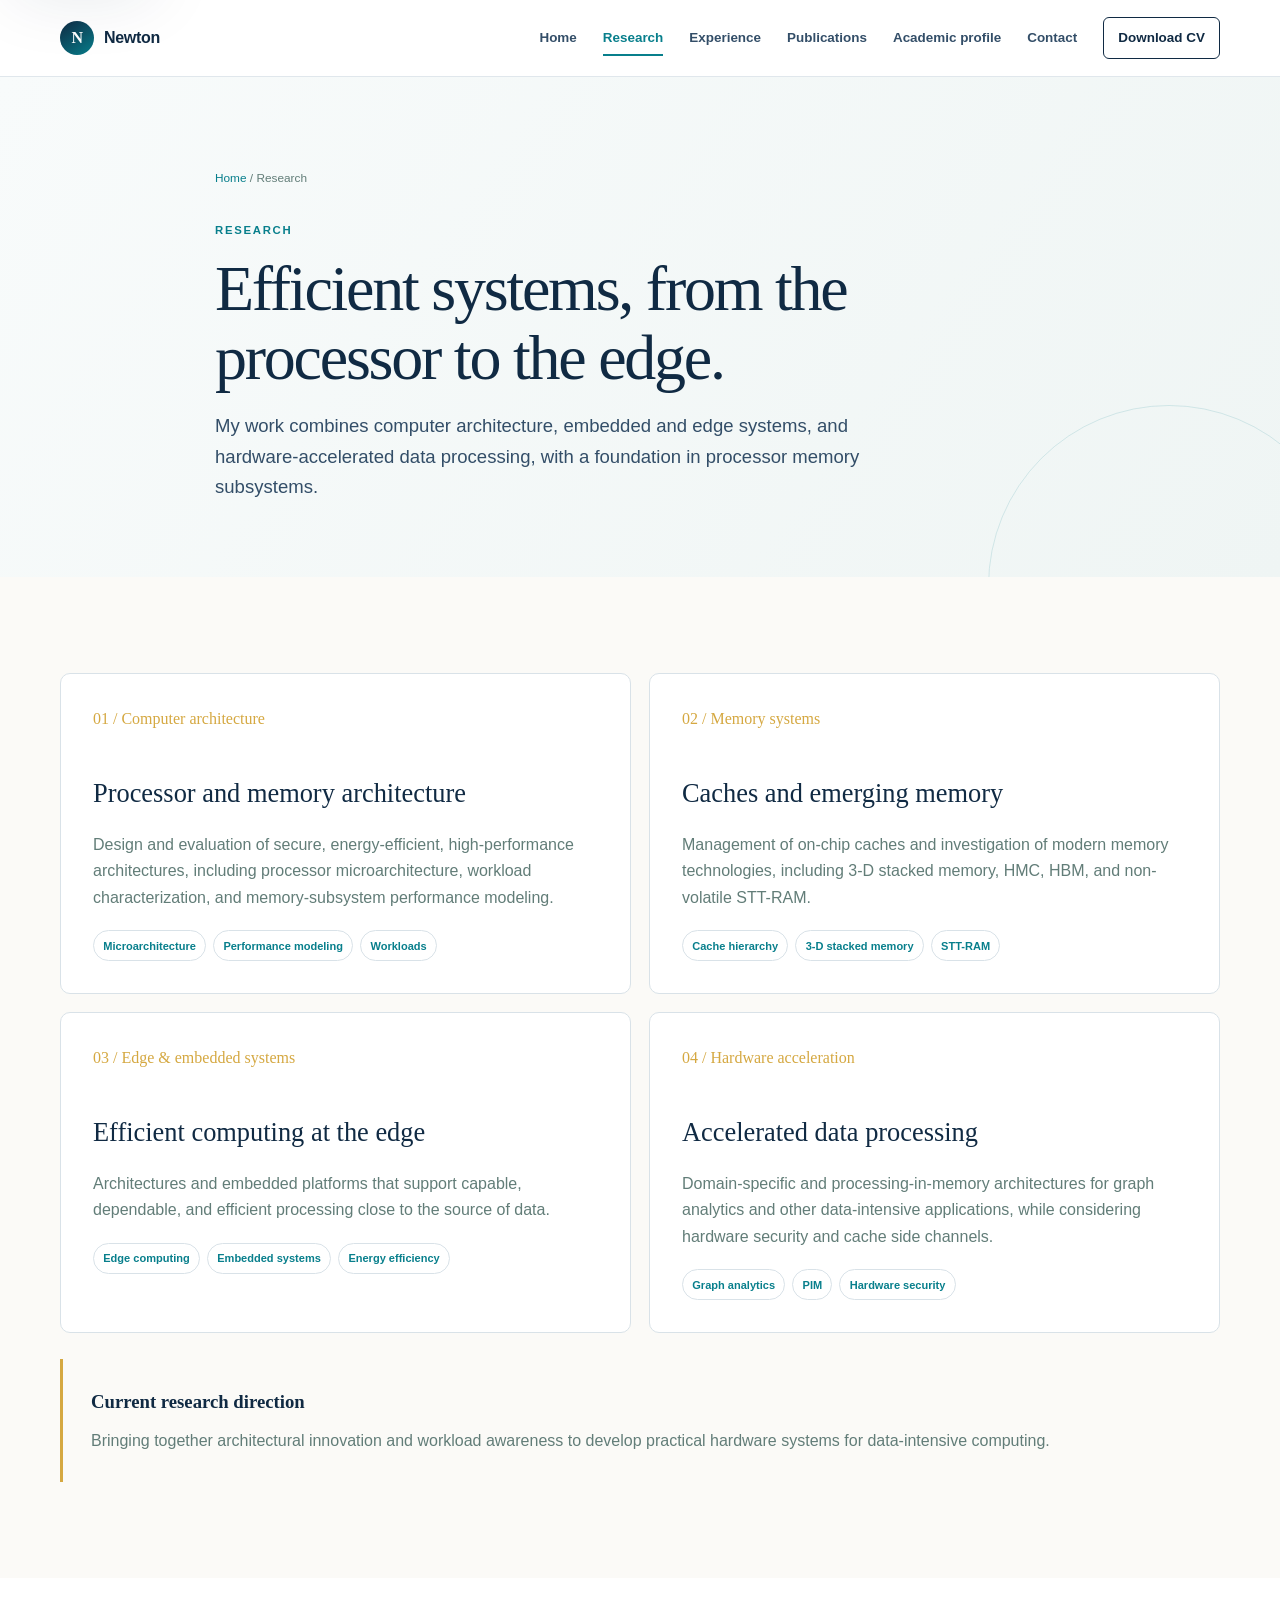
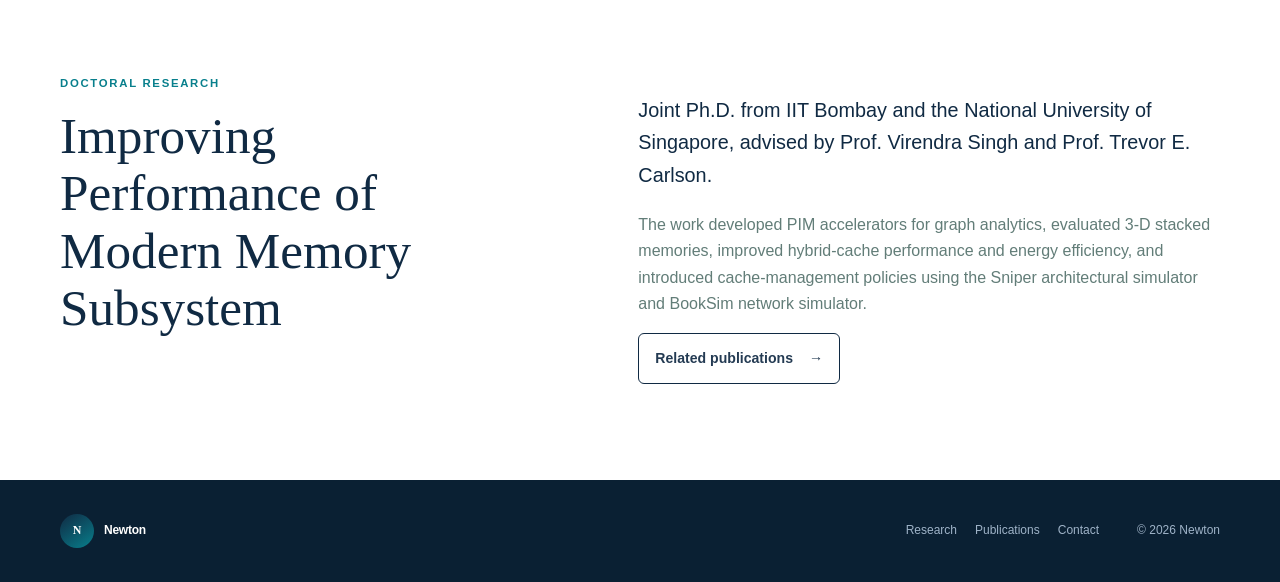
<file: research.html>
<!doctype html><html lang="en"><head><meta charset="utf-8"><meta name="viewport" content="width=device-width,initial-scale=1"><meta name="description" content="Newton's research in computer architecture, memory systems, caches, hardware security, and domain-specific accelerators."><meta name="theme-color" content="#102a43"><title>Research | Newton</title><link rel="icon" type="image/png" href="assets/images/favicon.png"><link rel="stylesheet" href="assets/css/main.css"><script src="assets/js/main.js" defer></script></head><body>
<a class="skip-link" href="#main">Skip to content</a><header class="site-header"><nav class="nav container" aria-label="Primary navigation"><a class="brand" href="index.html"><span class="brand-mark">N</span><span>Newton</span></a><button class="menu-button" type="button" aria-label="Open navigation" aria-expanded="false" data-menu-button><i></i><i></i><i></i></button><div class="nav-links" data-menu><a href="index.html">Home</a><a href="research.html" aria-current="page">Research</a><a href="experience.html">Experience</a><a href="publications.html">Publications</a><a href="academic.html">Academic profile</a><a href="contact.html">Contact</a><a class="cv-link" href="assets/docs/NewtonResume_Detailed.pdf" download>Download CV</a></div></nav></header>
<main id="main"><section class="page-hero"><div class="container page-intro"><div class="breadcrumbs"><a href="index.html">Home</a> / Research</div><p class="kicker">Research</p><h1>Efficient systems, from the processor to the edge.</h1><p class="lead">My work combines computer architecture, embedded and edge systems, and hardware-accelerated data processing, with a foundation in processor memory subsystems.</p></div></section>
<section class="section alt"><div class="container"><div class="research-grid"><article class="research-card" id="architecture"><span class="num">01 / Computer architecture</span><h2>Processor and memory architecture</h2><p>Design and evaluation of secure, energy-efficient, high-performance architectures, including processor microarchitecture, workload characterization, and memory-subsystem performance modeling.</p><div class="tags"><span>Microarchitecture</span><span>Performance modeling</span><span>Workloads</span></div></article><article class="research-card" id="memory"><span class="num">02 / Memory systems</span><h2>Caches and emerging memory</h2><p>Management of on-chip caches and investigation of modern memory technologies, including 3-D stacked memory, HMC, HBM, and non-volatile STT-RAM.</p><div class="tags"><span>Cache hierarchy</span><span>3-D stacked memory</span><span>STT-RAM</span></div></article><article class="research-card" id="edge"><span class="num">03 / Edge &amp; embedded systems</span><h2>Efficient computing at the edge</h2><p>Architectures and embedded platforms that support capable, dependable, and efficient processing close to the source of data.</p><div class="tags"><span>Edge computing</span><span>Embedded systems</span><span>Energy efficiency</span></div></article><article class="research-card" id="accelerators"><span class="num">04 / Hardware acceleration</span><h2>Accelerated data processing</h2><p>Domain-specific and processing-in-memory architectures for graph analytics and other data-intensive applications, while considering hardware security and cache side channels.</p><div class="tags"><span>Graph analytics</span><span>PIM</span><span>Hardware security</span></div></article></div><div class="callout"><h3>Current research direction</h3><p>Bringing together architectural innovation and workload awareness to develop practical hardware systems for data-intensive computing.</p></div></div></section>
<section class="section"><div class="container profile-grid"><div><p class="kicker">Doctoral research</p><h2>Improving Performance of Modern Memory Subsystem</h2></div><div class="profile-body"><p>Joint Ph.D. from IIT Bombay and the National University of Singapore, advised by Prof. Virendra Singh and Prof. Trevor E. Carlson.</p><p>The work developed PIM accelerators for graph analytics, evaluated 3-D stacked memories, improved hybrid-cache performance and energy efficiency, and introduced cache-management policies using the Sniper architectural simulator and BookSim network simulator.</p><a class="button secondary" href="publications.html">Related publications <span>→</span></a></div></div></section></main>
<footer class="site-footer"><div class="container footer-inner"><a class="brand" href="index.html"><span class="brand-mark">N</span><span>Newton</span></a><div class="footer-links"><a href="research.html">Research</a><a href="publications.html">Publications</a><a href="contact.html">Contact</a></div><span>© <span data-current-year>2026</span> Newton</span></div></footer></body></html>
</file>
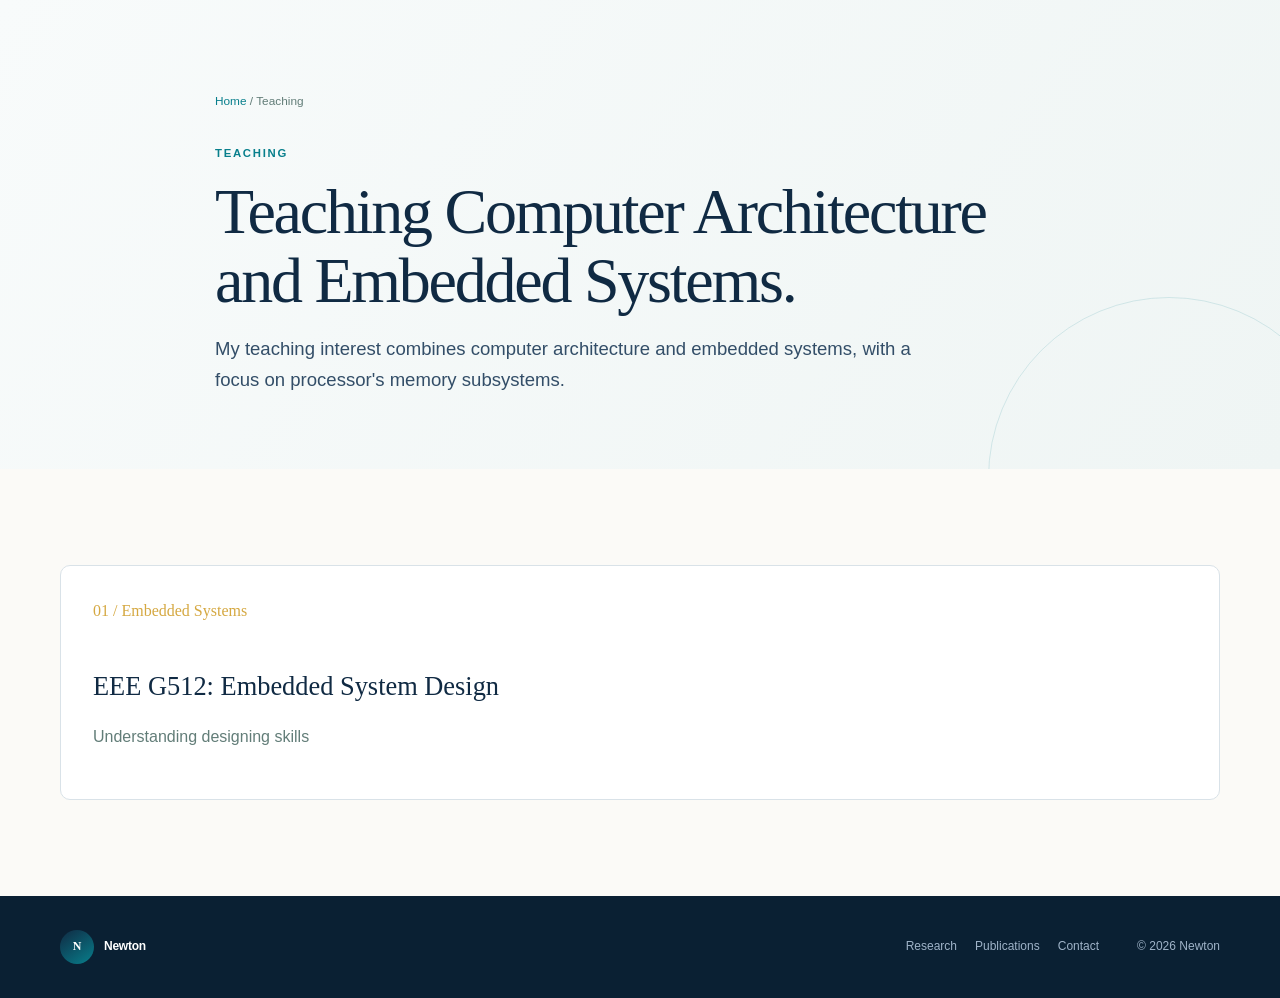
<file: teaching.html>
<!doctype html><html lang="en"><head><meta charset="utf-8"><meta name="viewport" content="width=device-width,initial-scale=1"><meta name="description" content="Newton's research in computer architecture, memory systems, caches, hardware security, and domain-specific accelerators."><meta name="theme-color" content="#102a43"><title>Research | Newton</title><link rel="icon" type="image/png" href="assets/images/favicon.png"><link rel="stylesheet" href="assets/css/main.css"><script src="assets/js/main.js" defer></script></head><body>
<main id="main"><section class="page-hero"><div class="container page-intro"><div class="breadcrumbs"><a href="index.html">Home</a> / Teaching</div><p class="kicker">Teaching</p><h1>Teaching Computer Architecture and Embedded Systems.</h1><p class="lead">My teaching interest combines computer architecture and embedded systems, with a focus on processor's memory subsystems.</p></div></section>
<section class="section alt"><div class="container"></article><article class="research-card" id="accelerators"><span class="num">01 / Embedded Systems</span><h2>EEE G512: Embedded System Design</h2><p>Understanding designing skills</p></div></section>
</main>
<footer class="site-footer"><div class="container footer-inner"><a class="brand" href="index.html"><span class="brand-mark">N</span><span>Newton</span></a><div class="footer-links"><a href="research.html">Research</a><a href="publications.html">Publications</a><a href="contact.html">Contact</a></div><span>© <span data-current-year>2026</span> Newton</span></div></footer></body></html>
</file>
<file: assets/css/main.css>
:root{--navy:#102a43;--navy-2:#1b3a52;--teal:#087f8c;--teal-light:#dff3f3;--gold:#d5a841;--paper:#fbfaf7;--white:#fff;--ink:#243b53;--muted:#627d78;--line:#d9e2e8;--shadow:0 24px 70px rgba(16,42,67,.13);--max:1160px}*{box-sizing:border-box}html{scroll-behavior:smooth}body{margin:0;color:var(--ink);background:var(--white);font-family:Inter,ui-sans-serif,-apple-system,BlinkMacSystemFont,"Segoe UI",sans-serif;line-height:1.65;-webkit-font-smoothing:antialiased}body.menu-open{overflow:hidden}a{color:inherit}.container{width:min(calc(100% - 44px),var(--max));margin-inline:auto}.skip-link{position:fixed;top:-80px;left:14px;z-index:100;background:#fff;padding:.65rem 1rem;border-radius:.4rem;box-shadow:var(--shadow)}.skip-link:focus{top:14px}.sr-only{position:absolute!important;width:1px!important;height:1px!important;padding:0!important;margin:-1px!important;overflow:hidden!important;clip:rect(0,0,0,0)!important;white-space:nowrap!important;border:0!important}.site-header{position:sticky;top:0;z-index:40;background:rgba(255,255,255,.94);backdrop-filter:blur(16px);border-bottom:1px solid rgba(217,226,232,.8)}.nav{height:76px;display:flex;align-items:center;justify-content:space-between;gap:30px}.brand{display:flex;align-items:center;gap:10px;text-decoration:none;color:var(--navy);font-weight:850;letter-spacing:-.02em}.brand-mark{width:34px;height:34px;display:grid;place-items:center;border-radius:50%;color:#fff;background:linear-gradient(145deg,var(--navy),var(--teal));font-family:Georgia,serif}.nav-links{display:flex;align-items:center;gap:26px}.nav-links a{position:relative;text-decoration:none;font-size:.84rem;font-weight:720;color:#334e68}.nav-links a[aria-current="page"],.nav-links a:hover{color:var(--teal)}.nav-links a:not(.cv-link):after{content:"";position:absolute;height:2px;left:0;right:100%;bottom:-7px;background:var(--teal);transition:right .2s}.nav-links a:hover:after,.nav-links a[aria-current="page"]:after{right:0}.nav-links .cv-link{padding:.58rem .88rem;border:1px solid var(--navy);border-radius:6px;color:var(--navy)}.nav-links .cv-link:hover{color:#fff;background:var(--navy)}.menu-button{display:none;width:42px;height:42px;border:0;background:none;padding:8px;cursor:pointer}.menu-button i{display:block;height:2px;width:24px;margin:5px auto;background:var(--navy);transition:.2s}.hero{position:relative;overflow:hidden;background:linear-gradient(135deg,#f8fbfb 0%,#eef6f5 56%,#f8f4ea 100%);min-height:700px;display:grid;align-items:center}.hero:after{content:"";position:absolute;width:460px;height:460px;right:-180px;top:-190px;border:1px solid rgba(8,127,140,.13);border-radius:50%;box-shadow:0 0 0 70px rgba(8,127,140,.03),0 0 0 140px rgba(8,127,140,.025)}.hero-grid{position:relative;z-index:1;display:grid;grid-template-columns:1.2fr .8fr;gap:8vw;align-items:center;padding:82px 0}.eyebrow,.kicker{margin:0 0 .9rem;color:var(--teal);font-size:.71rem;font-weight:850;letter-spacing:.15em;text-transform:uppercase}.eyebrow{display:flex;align-items:center;gap:10px}.eyebrow:before{content:"";width:28px;height:2px;background:var(--gold)}h1,h2,h3{color:var(--navy)}h1{font-family:Georgia,"Times New Roman",serif;font-size:clamp(3rem,5.4vw,5.3rem);font-weight:500;letter-spacing:-.045em;line-height:1.02;margin:0 0 1.6rem}.accent{color:var(--teal);font-style:italic}.lead{max-width:700px;font-size:1.16rem;color:#334e68}.hero-role{display:flex;align-items:start;gap:12px;margin:1.7rem 0;padding:1rem 1.1rem;border-left:3px solid var(--gold);background:rgba(255,255,255,.62);max-width:660px}.hero-role span{width:8px;height:8px;margin-top:7px;border-radius:50%;background:#2aa65a;box-shadow:0 0 0 5px rgba(42,166,90,.13)}.hero-role p{margin:0;font-size:.9rem}.hero-role strong{display:block;color:var(--navy);font-size:1rem}.actions{display:flex;flex-wrap:wrap;gap:11px;margin-top:1.9rem}.button{display:inline-flex;align-items:center;gap:16px;padding:.78rem 1rem;border-radius:6px;text-decoration:none;font-weight:780;font-size:.88rem;border:1px solid var(--navy);transition:.2s}.button.primary{background:var(--navy);color:#fff}.button.primary:hover{background:var(--teal);border-color:var(--teal)}.button.secondary:hover{background:#fff}.portrait-shell{position:relative;width:min(100%,420px);aspect-ratio:1;justify-self:end}.portrait-ring{width:100%;height:100%;padding:12px;border:1px solid rgba(8,127,140,.28);border-radius:50%;box-shadow:var(--shadow);background:rgba(255,255,255,.75)}.portrait-ring img{display:block;width:100%;height:100%;object-fit:cover;object-position:center 22%;border-radius:50%}.portrait-label{position:absolute;right:-12px;bottom:24px;padding:.72rem 1rem;border-radius:8px;background:#fff;box-shadow:0 12px 32px rgba(16,42,67,.16);font-size:.72rem;font-weight:800;letter-spacing:.07em;text-transform:uppercase;color:var(--teal)}.section{padding:96px 0}.section.alt{background:var(--paper)}.section-heading{display:grid;grid-template-columns:1fr .8fr;gap:60px;align-items:end;margin-bottom:42px}.section-heading h2,.page-intro h1{font-family:Georgia,"Times New Roman",serif;font-weight:500;letter-spacing:-.035em;line-height:1.08}.section-heading h2{font-size:clamp(2.25rem,4vw,3.35rem);margin:0}.section-heading>p{color:var(--muted);margin:0}.card-grid{display:grid;grid-template-columns:repeat(3,1fr);gap:16px}.card{padding:28px;border:1px solid var(--line);border-radius:10px;background:#fff}.card-icon{display:grid;place-items:center;width:42px;height:42px;border-radius:50%;background:var(--teal-light);color:var(--teal);font-family:Georgia,serif;font-weight:700}.card h3{margin:1.3rem 0 .55rem;font-family:Georgia,serif;font-size:1.35rem}.card p{margin:0;color:var(--muted);font-size:.92rem}.link-arrow{display:inline-flex;align-items:center;gap:8px;margin-top:1.3rem;color:var(--teal);text-decoration:none;font-size:.82rem;font-weight:800}.link-arrow:hover{gap:13px}.profile-grid{display:grid;grid-template-columns:.9fr 1.1fr;gap:8vw}.profile-grid h2{font-family:Georgia,serif;font-size:clamp(2.2rem,4vw,3.4rem);font-weight:500;line-height:1.12;margin:.4rem 0}.profile-body>p:first-child{font-size:1.24rem;color:var(--navy)}.profile-body p{color:var(--muted)}.facts{display:grid;grid-template-columns:repeat(3,1fr);gap:1px;margin-top:2rem;background:var(--line);border:1px solid var(--line)}.fact{padding:18px;background:#fff}.fact strong{display:block;font-family:Georgia,serif;font-size:1.55rem;color:var(--teal)}.fact span{font-size:.7rem;line-height:1.3;text-transform:uppercase;letter-spacing:.08em;color:var(--muted)}.preview-list{border-top:1px solid var(--line)}.preview-item{display:grid;grid-template-columns:82px 1fr auto;gap:24px;align-items:start;padding:24px 4px;border-bottom:1px solid var(--line);text-decoration:none}.preview-year{color:var(--teal);font-family:Georgia,serif;font-size:1.15rem}.preview-item h3{font-family:Georgia,serif;font-size:1.15rem;font-weight:500;margin:0 0 .35rem}.preview-item p{font-size:.8rem;color:var(--muted);margin:0}.preview-item b{color:var(--teal);transition:transform .2s}.preview-item:hover b{transform:translate(3px,-3px)}.cta-strip{padding:64px 0;background:var(--navy);color:#fff}.cta-strip .container{display:flex;align-items:center;justify-content:space-between;gap:40px}.cta-strip h2{color:#fff;font-family:Georgia,serif;font-size:clamp(2rem,3.5vw,3rem);font-weight:500;margin:0}.cta-strip p{color:#b7cad8;margin:.4rem 0 0}.cta-strip .button{border-color:#fff;color:#fff}.page-hero{position:relative;overflow:hidden;padding:92px 0 74px;background:linear-gradient(125deg,#f8fbfb,#eff5f4)}.page-hero:after{content:"";position:absolute;right:-70px;bottom:-190px;width:360px;height:360px;border:1px solid rgba(8,127,140,.14);border-radius:50%}.breadcrumbs{font-size:.74rem;color:var(--muted);margin-bottom:2rem}.breadcrumbs a{text-decoration:none;color:var(--teal)}.page-intro{max-width:850px;position:relative;z-index:1}.page-intro h1{font-size:clamp(2.8rem,5vw,4.7rem);margin:0 0 1.2rem}.page-intro .lead{margin-bottom:0}.research-grid{display:grid;grid-template-columns:repeat(2,1fr);gap:18px}.research-card{padding:32px;border:1px solid var(--line);border-radius:10px;background:#fff}.research-card .num{font-family:Georgia,serif;color:var(--gold)}.research-card h2{font-family:Georgia,serif;font-weight:500;font-size:1.65rem;margin:2.5rem 0 .7rem}.research-card p{color:var(--muted)}.tags{display:flex;flex-wrap:wrap;gap:7px;margin-top:1.2rem}.tags span{padding:.33rem .58rem;border:1px solid var(--line);border-radius:99px;color:var(--teal);font-size:.69rem;font-weight:700}.callout{margin-top:26px;padding:28px;border-left:3px solid var(--gold);background:var(--paper)}.callout h3{font-family:Georgia,serif;margin:0 0 .6rem}.callout p{margin:0;color:var(--muted)}.timeline{max-width:920px}.timeline-item{position:relative;display:grid;grid-template-columns:180px 1fr;gap:34px;padding:0 0 52px 30px;border-left:1px solid var(--line)}.timeline-item:before{content:"";position:absolute;left:-5px;top:7px;width:9px;height:9px;border-radius:50%;background:var(--teal);box-shadow:0 0 0 6px var(--teal-light)}.timeline-item:last-child{padding-bottom:0}.timeline-date{color:var(--teal);font-size:.78rem;font-weight:850;letter-spacing:.05em}.timeline-item h2{font-family:Georgia,serif;font-size:1.5rem;font-weight:500;margin:0}.org{color:var(--teal);font-weight:720;margin:.2rem 0 .7rem}.timeline-item p:last-child{color:var(--muted);margin-bottom:0}.timeline-item ul{padding-left:1.1rem;color:var(--muted)}.filter-bar{display:grid;grid-template-columns:1fr auto;gap:12px;padding:18px;border:1px solid var(--line);border-radius:10px;background:#fff;margin-bottom:34px}.search-wrap{position:relative}.search-wrap input{width:100%;height:44px;padding:0 14px 0 40px;border:1px solid var(--line);border-radius:6px;font:inherit;color:var(--ink)}.search-wrap:before{content:"⌕";position:absolute;left:15px;top:6px;color:var(--teal);font-size:1.25rem}.filter-bar select{height:44px;min-width:150px;padding:0 34px 0 12px;border:1px solid var(--line);border-radius:6px;background:#fff;color:var(--ink)}.publication-count{font-size:.8rem;color:var(--muted);margin-bottom:12px}.publication-list{border-top:1px solid var(--line)}.publication{display:grid;grid-template-columns:82px 1fr;gap:24px;padding:27px 4px;border-bottom:1px solid var(--line)}.publication[hidden]{display:none}.pub-year{font-family:Georgia,serif;font-size:1.25rem;color:var(--teal)}.venue{color:var(--gold);font-size:.68rem;font-weight:850;letter-spacing:.1em;text-transform:uppercase}.publication h2{font-family:Georgia,serif;font-size:1.28rem;font-weight:500;line-height:1.35;margin:.25rem 0 .55rem}.publication p{margin:0;color:var(--muted);font-size:.85rem}.publication strong{color:var(--navy)}.academic-grid{display:grid;grid-template-columns:repeat(3,1fr);gap:16px}.degree-card{padding:28px;border:1px solid var(--line);border-radius:10px}.degree-card .degree{color:var(--teal);font-weight:850;font-size:.7rem;letter-spacing:.1em}.degree-card h2{font-family:Georgia,serif;font-weight:500;font-size:1.4rem;line-height:1.3;margin:1.7rem 0 .4rem}.degree-card p{min-height:54px;color:var(--muted)}.degree-meta{display:flex;justify-content:space-between;border-top:1px solid var(--line);padding-top:1rem;font-size:.74rem;color:var(--teal)}.degree-card small{display:block;margin-top:1rem;color:var(--muted)}.two-panels{display:grid;grid-template-columns:1fr 1fr;gap:8vw}.list-clean{list-style:none;margin:1.5rem 0 0;padding:0}.list-clean li{display:grid;grid-template-columns:78px 1fr;gap:14px;padding:18px 0;border-top:1px solid var(--line)}.list-clean li>span{font-size:.7rem;font-weight:850;color:var(--teal)}.list-clean strong{display:block;color:var(--navy)}.list-clean p{margin:2px 0;color:var(--muted);font-size:.83rem}.skill-block{margin:1.7rem 0}.skill-block h3{font-family:Georgia,serif;margin:0 0 .7rem}.skills{display:flex;flex-wrap:wrap;gap:8px}.skills span{padding:.45rem .7rem;background:var(--teal-light);border-radius:99px;color:var(--teal);font-size:.72rem;font-weight:750}.contact-grid{display:grid;grid-template-columns:.9fr 1.1fr;gap:9vw}.contact-copy h2{font-family:Georgia,serif;font-size:clamp(2.1rem,3.7vw,3.2rem);font-weight:500;line-height:1.15;margin:.4rem 0 1rem}.contact-copy p{color:var(--muted)}.contact-card{border:1px solid var(--line);border-radius:12px;padding:30px;background:#fff;box-shadow:0 18px 50px rgba(16,42,67,.07)}.contact-link{display:grid;grid-template-columns:42px 1fr auto;gap:14px;align-items:center;padding:18px 0;border-bottom:1px solid var(--line);text-decoration:none}.contact-link:last-of-type{border-bottom:0}.contact-icon{display:grid;place-items:center;width:42px;height:42px;border-radius:50%;background:var(--teal-light);color:var(--teal);font-weight:850}.contact-link small{display:block;text-transform:uppercase;letter-spacing:.09em;font-size:.62rem;color:var(--muted)}.contact-link strong{font-size:.9rem;color:var(--navy)}.contact-link b{color:var(--teal)}.contact-note{margin-top:22px;padding:15px;background:var(--paper);color:var(--muted);font-size:.82rem;border-radius:6px}.site-footer{padding:34px 0;background:#0a2033;color:#9fb3c8}.footer-inner{display:grid;grid-template-columns:1fr auto auto;align-items:center;gap:38px;font-size:.75rem}.footer-inner .brand{color:#fff}.footer-links{display:flex;gap:18px}.footer-links a{text-decoration:none}.footer-links a:hover{color:#fff}.empty-state{padding:40px;text-align:center;color:var(--muted);border-bottom:1px solid var(--line)}@media(max-width:900px){.menu-button{display:block}.nav-links{position:fixed;inset:76px 0 auto;display:none;flex-direction:column;align-items:stretch;gap:0;padding:18px 22px 26px;background:#fff;border-bottom:1px solid var(--line);box-shadow:0 18px 32px rgba(16,42,67,.1)}.nav-links.open{display:flex}.nav-links a{padding:12px 4px}.nav-links a:after{display:none}.nav-links .cv-link{margin-top:7px;text-align:center}.hero-grid{grid-template-columns:1fr;text-align:center}.eyebrow{justify-content:center}.hero-role{margin-inline:auto;text-align:left}.actions{justify-content:center}.portrait-shell{justify-self:center;width:min(78vw,390px);margin-top:20px}.section-heading,.profile-grid,.contact-grid{grid-template-columns:1fr;gap:18px}.card-grid,.academic-grid{grid-template-columns:1fr}.two-panels{grid-template-columns:1fr;gap:55px}.footer-inner{grid-template-columns:1fr;justify-items:center;text-align:center;gap:12px}}@media(max-width:640px){.container{width:min(calc(100% - 30px),var(--max))}.hero{min-height:auto}.hero-grid{padding:60px 0 72px}.hero h1{font-size:clamp(2.65rem,13vw,4rem)}.section{padding:72px 0}.card-grid,.research-grid{grid-template-columns:1fr}.facts{grid-template-columns:1fr}.preview-item{grid-template-columns:60px 1fr;gap:10px}.preview-item b{display:none}.cta-strip .container{align-items:flex-start;flex-direction:column}.page-hero{padding:66px 0 56px}.timeline-item{grid-template-columns:1fr;gap:8px;padding-left:24px}.filter-bar{grid-template-columns:1fr}.publication{grid-template-columns:1fr;gap:4px}.academic-grid{grid-template-columns:1fr}.footer-links{flex-wrap:wrap;justify-content:center}}@media(prefers-reduced-motion:reduce){html{scroll-behavior:auto}*{transition:none!important}}
</file>
<file: assets/css/publications.css>
.publication-tools {
  align-items: center;
  display: flex;
  gap: 20px;
  justify-content: space-between;
  margin-bottom: 12px;
}

.publication-tools .link-arrow,
.publication-tools .publication-count {
  margin: 0;
}

.pub-actions {
  align-items: center;
  display: flex;
  flex-wrap: wrap;
  gap: 10px;
  margin-top: 14px;
}

.pub-actions a {
  border: 1px solid var(--teal);
  border-radius: 5px;
  color: var(--teal);
  display: inline-flex;
  font-size: .72rem;
  font-weight: 800;
  padding: .4rem .65rem;
  text-decoration: none;
}

.pub-actions a:hover {
  background: var(--teal);
  color: #fff;
}

.pub-actions span {
  color: var(--muted);
  font-size: .68rem;
}

@media (max-width: 640px) {
  .publication-tools {
    align-items: flex-start;
    flex-direction: column;
  }
}
</file>
